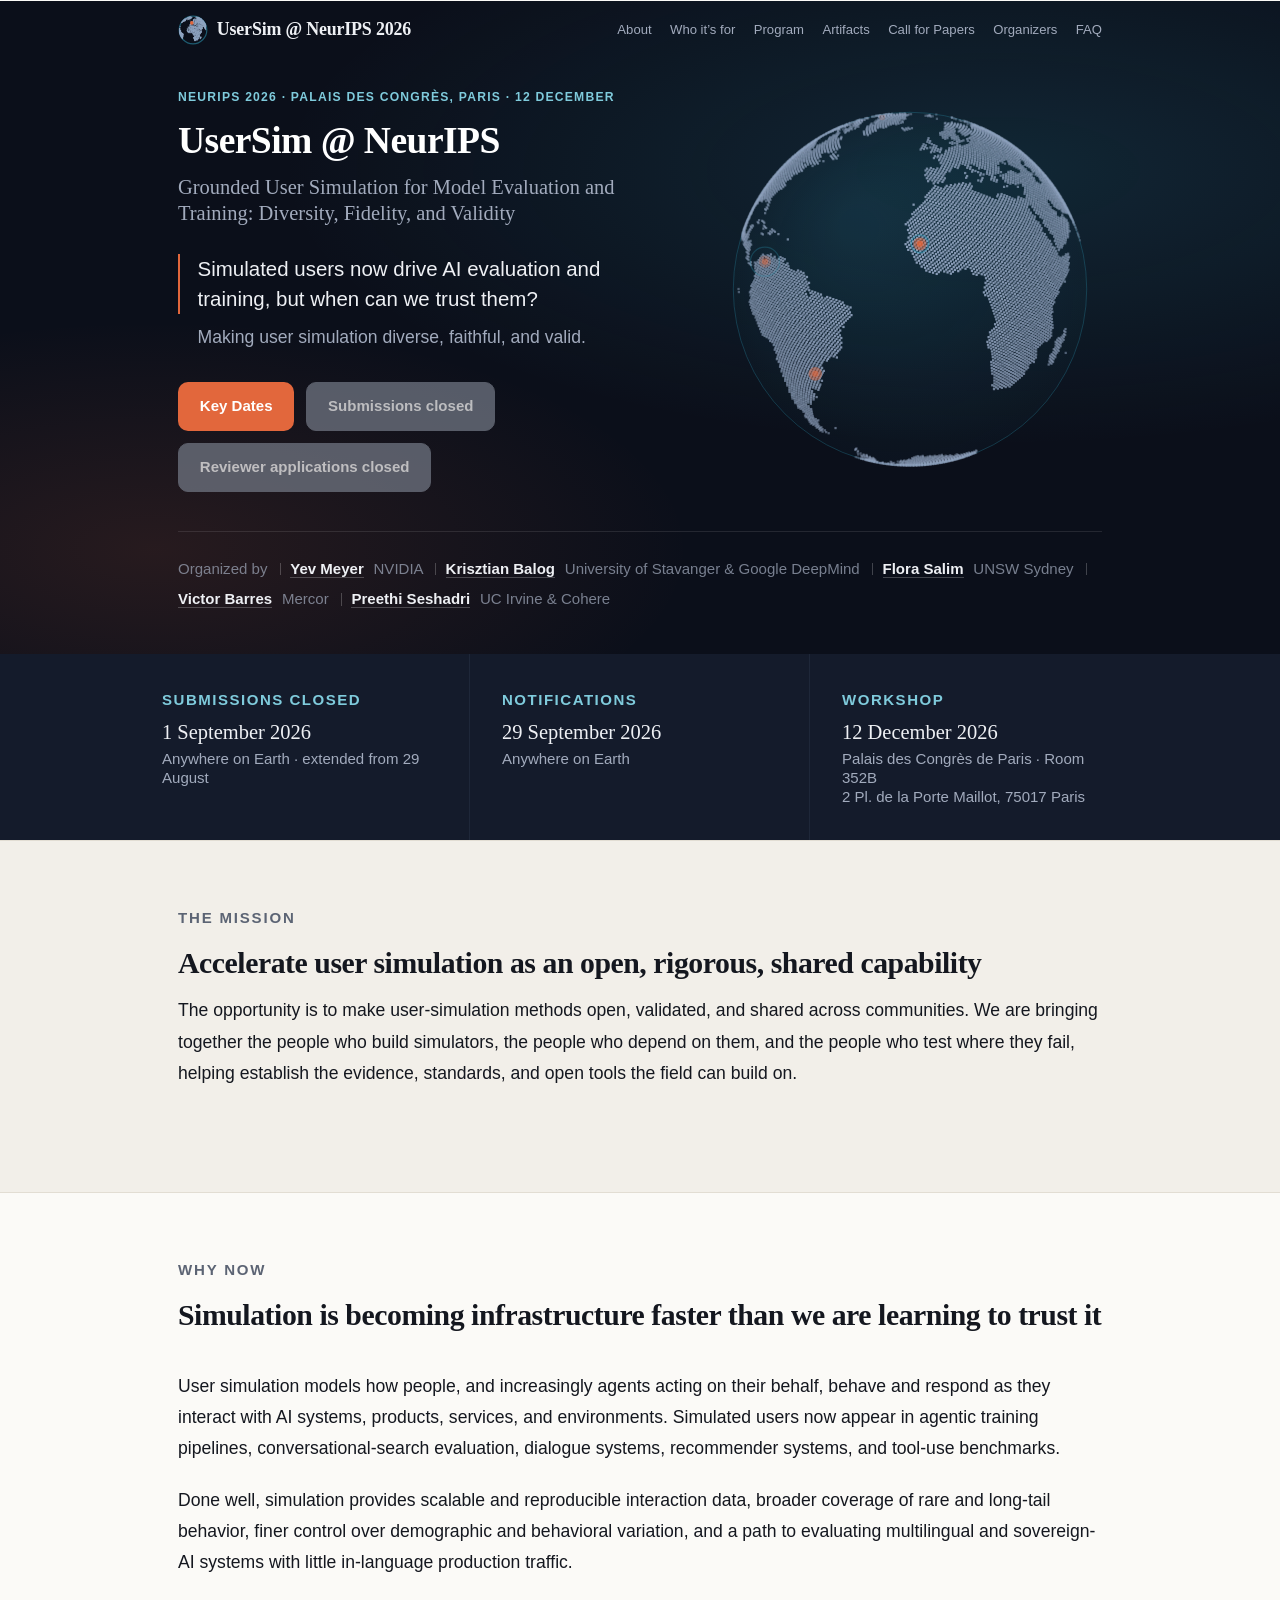
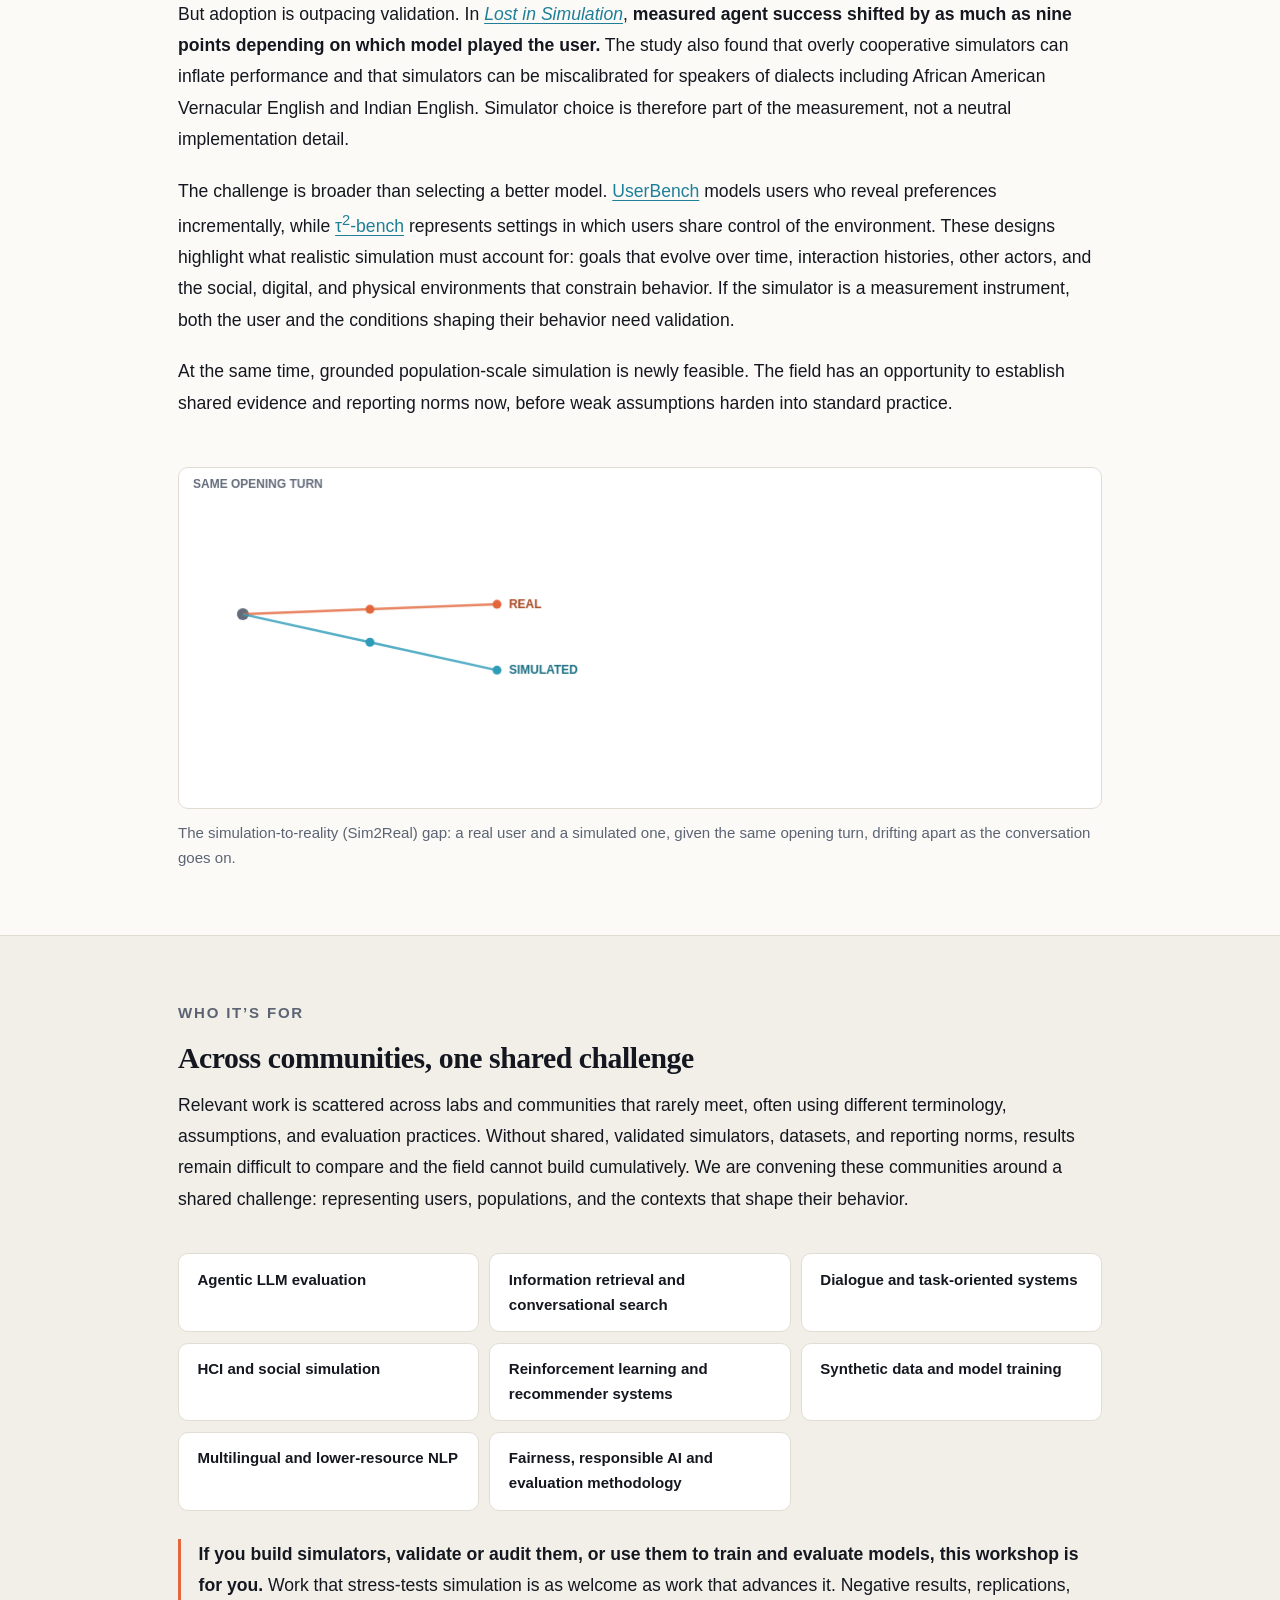
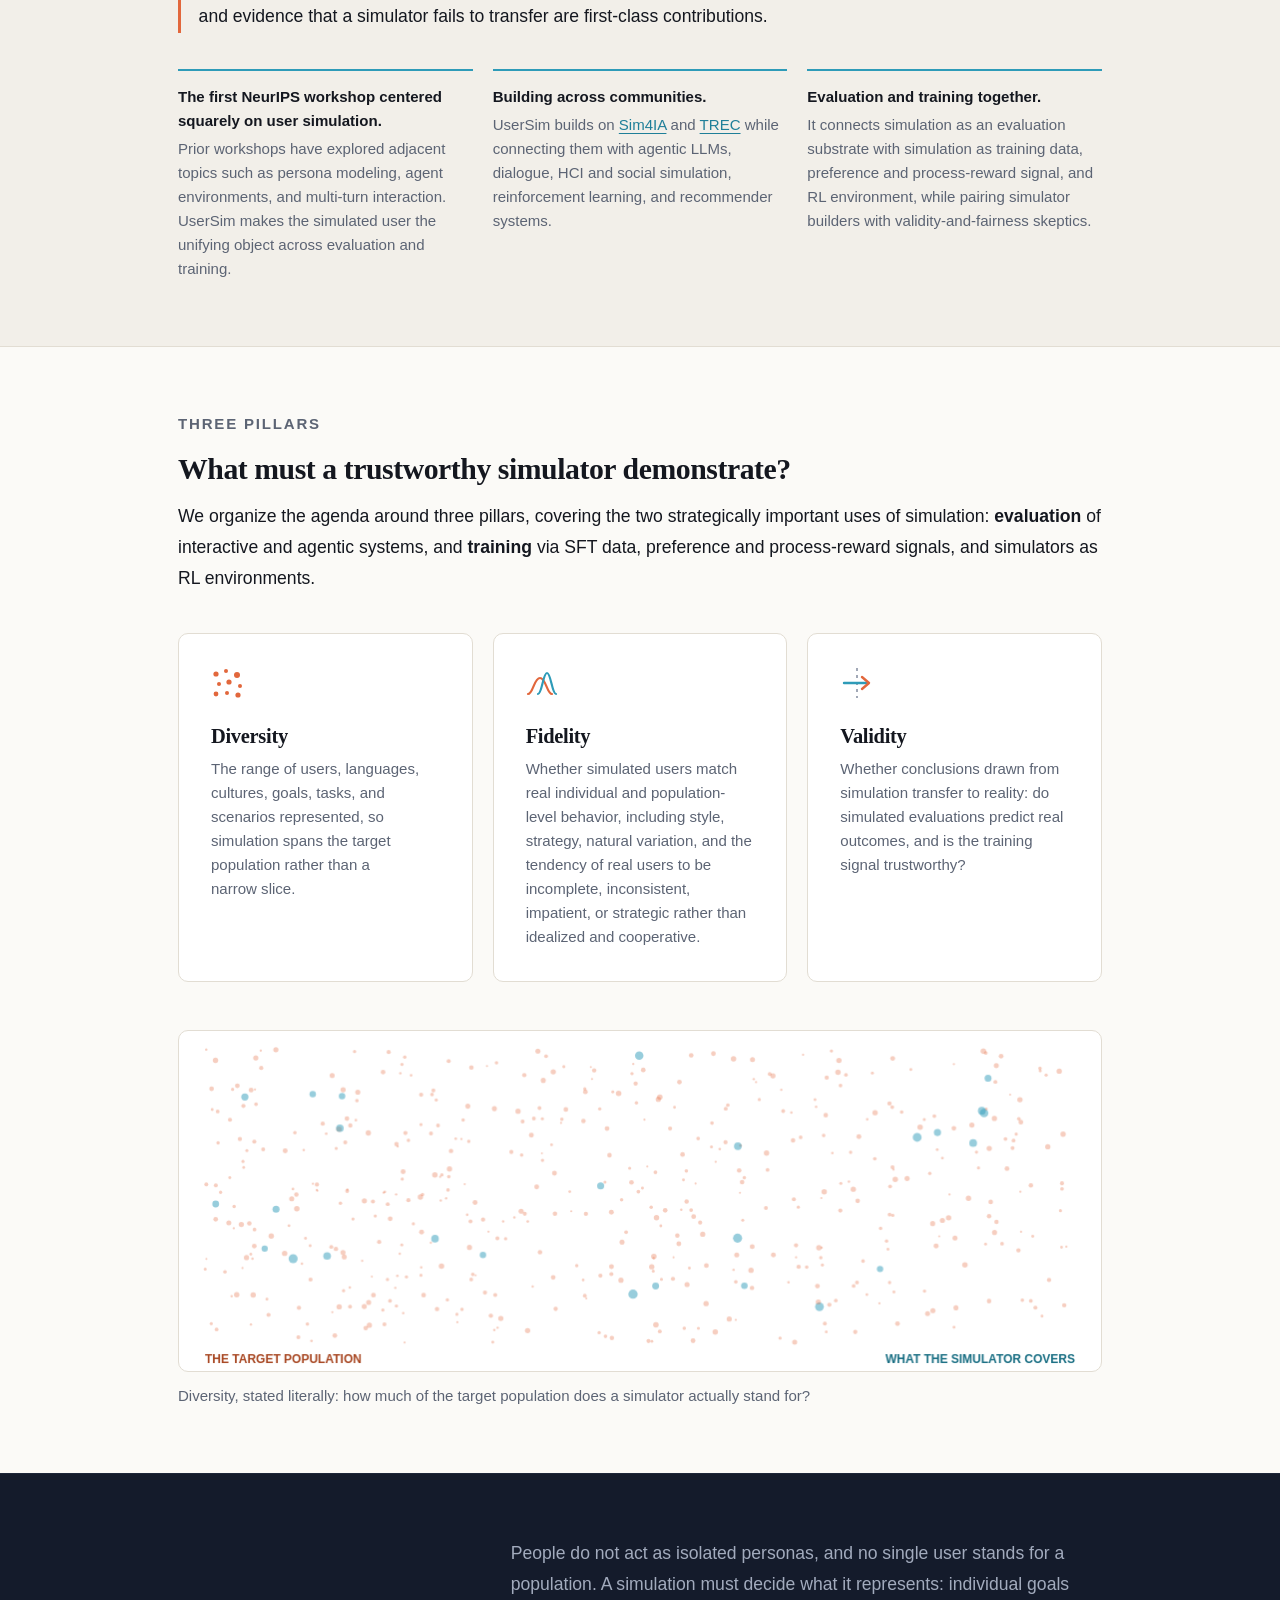
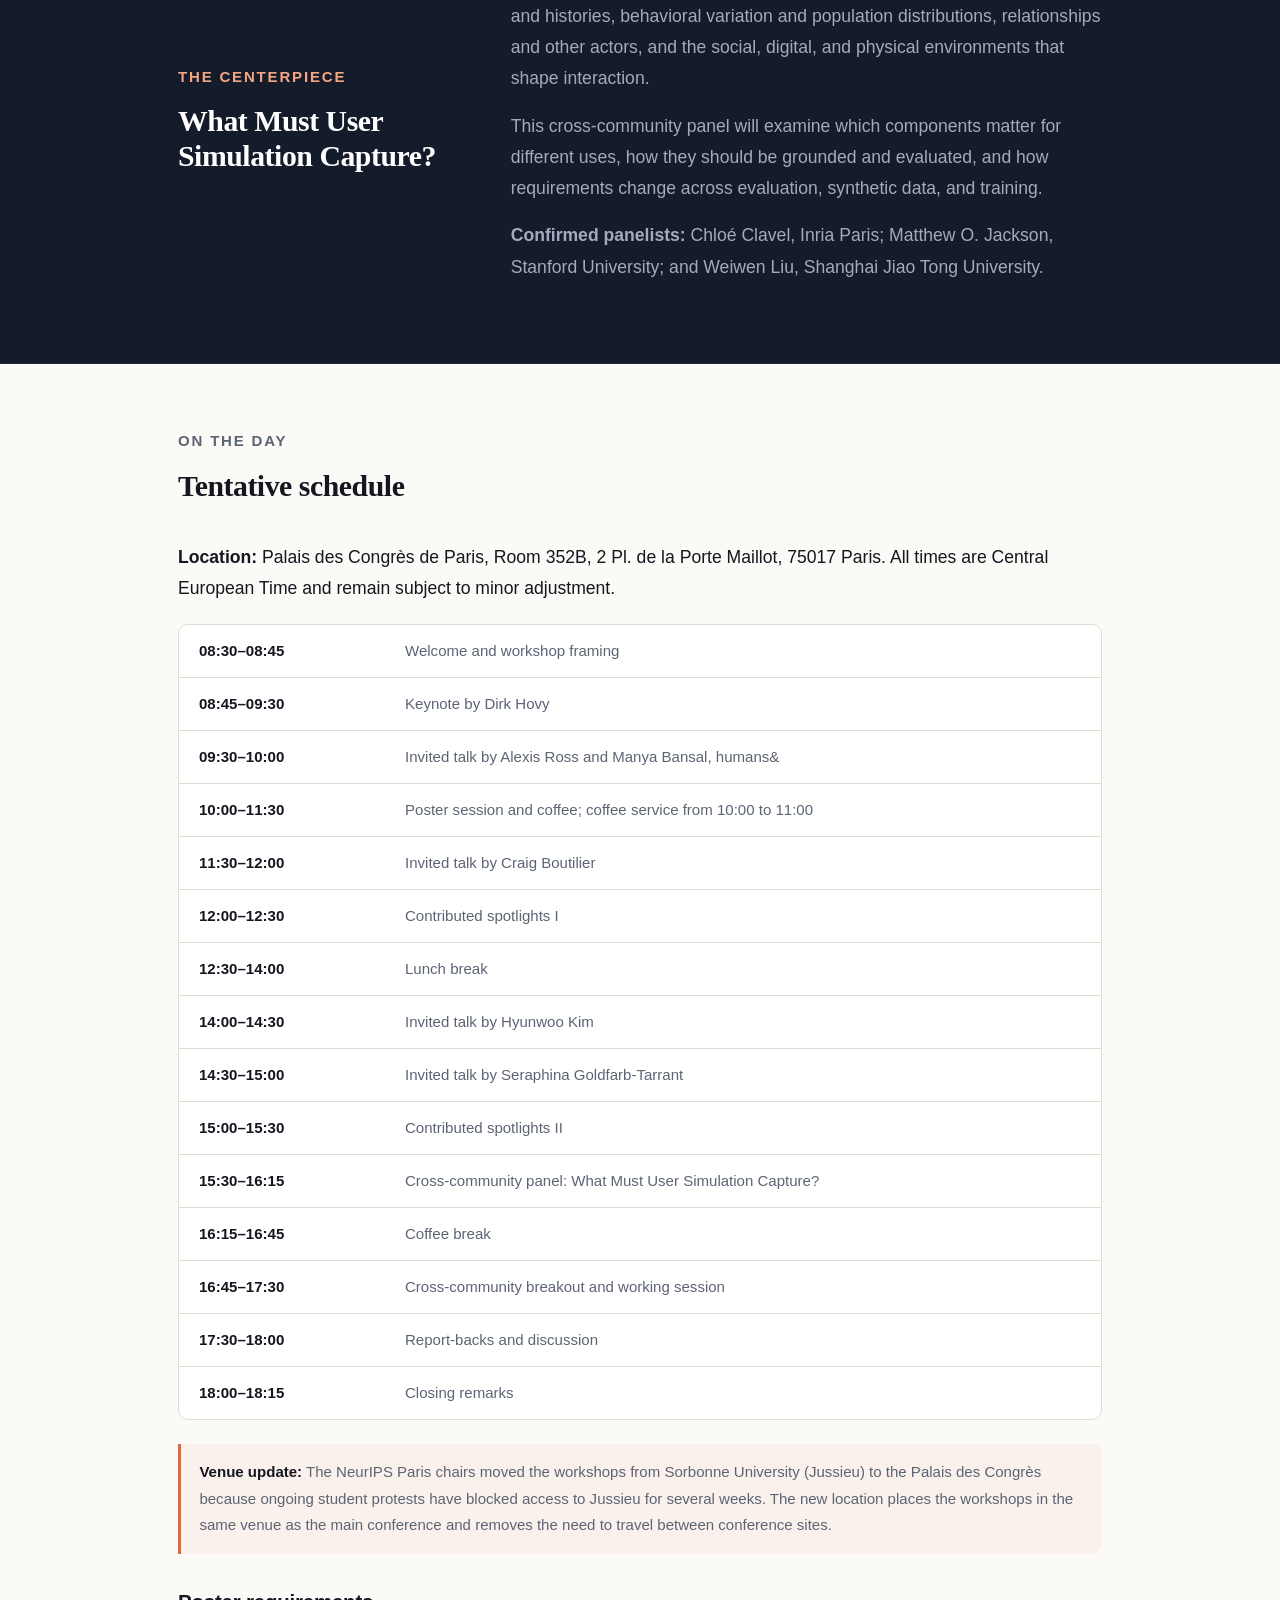
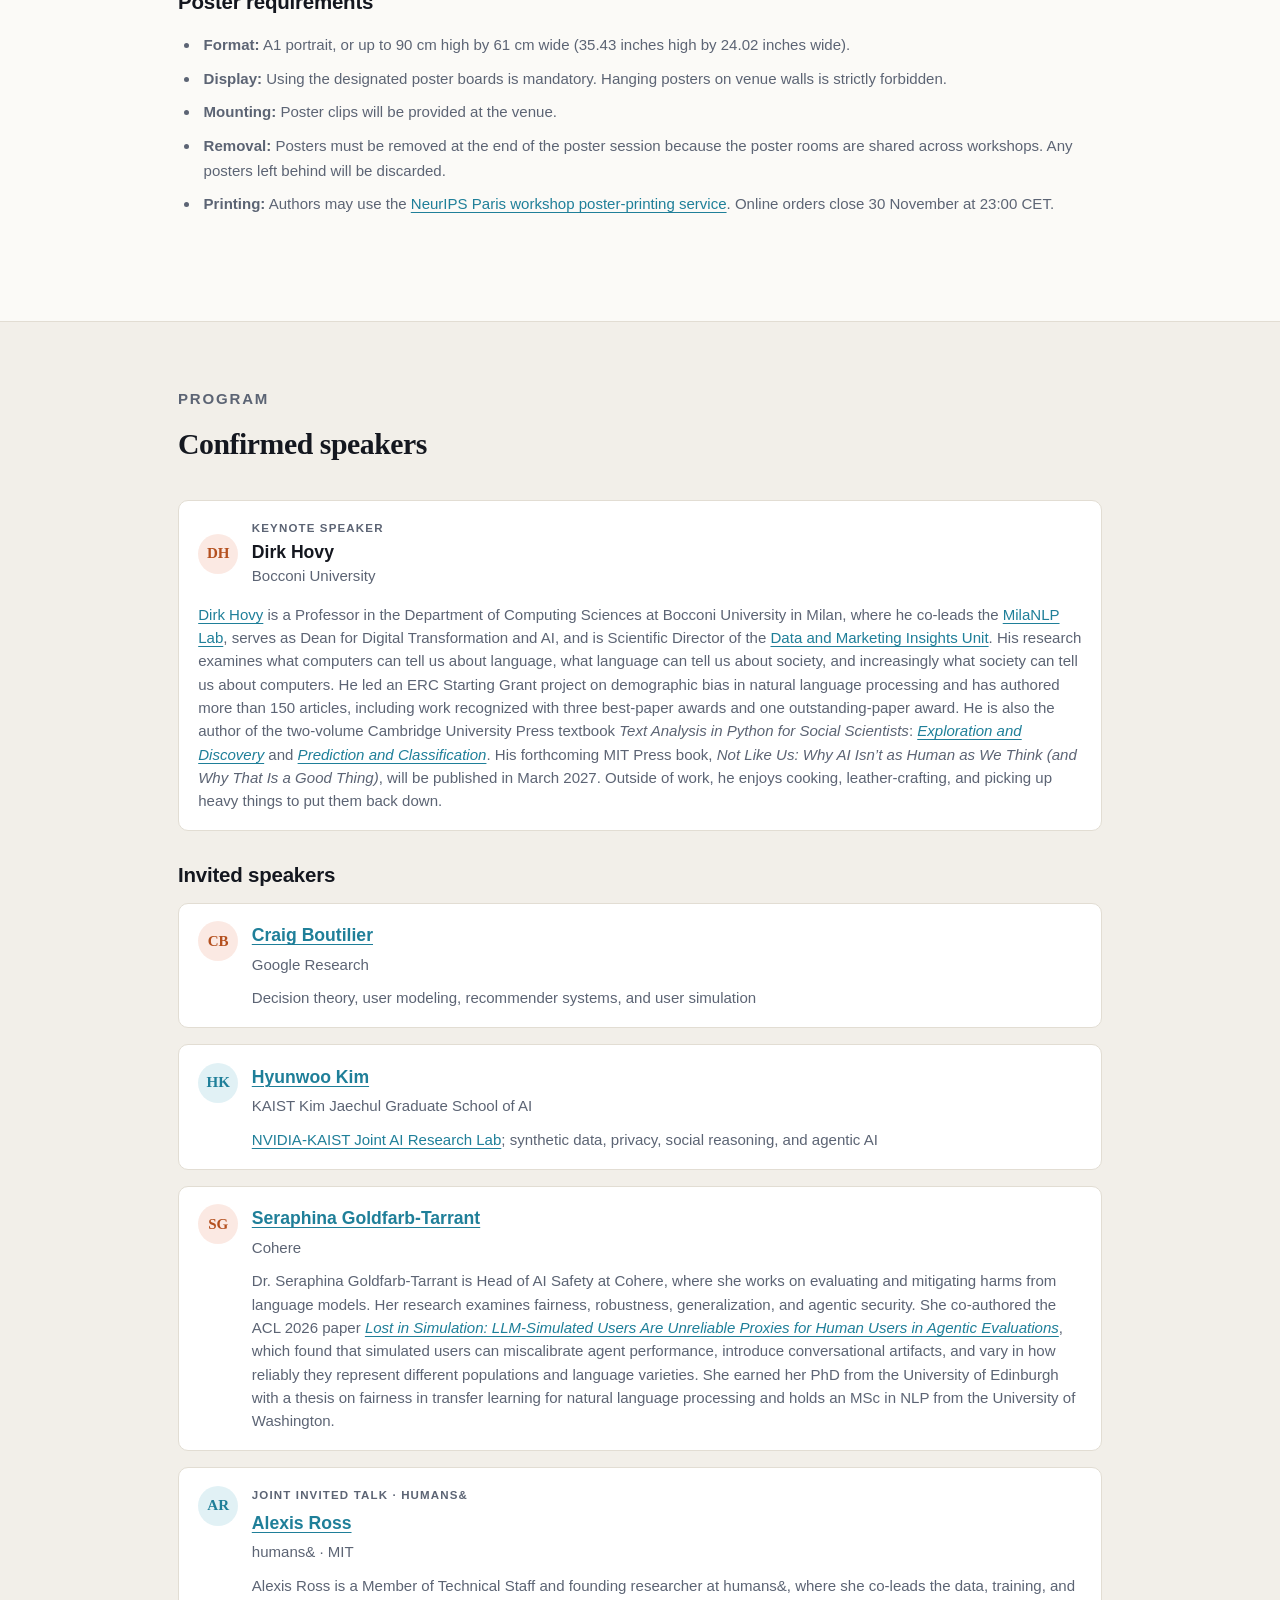
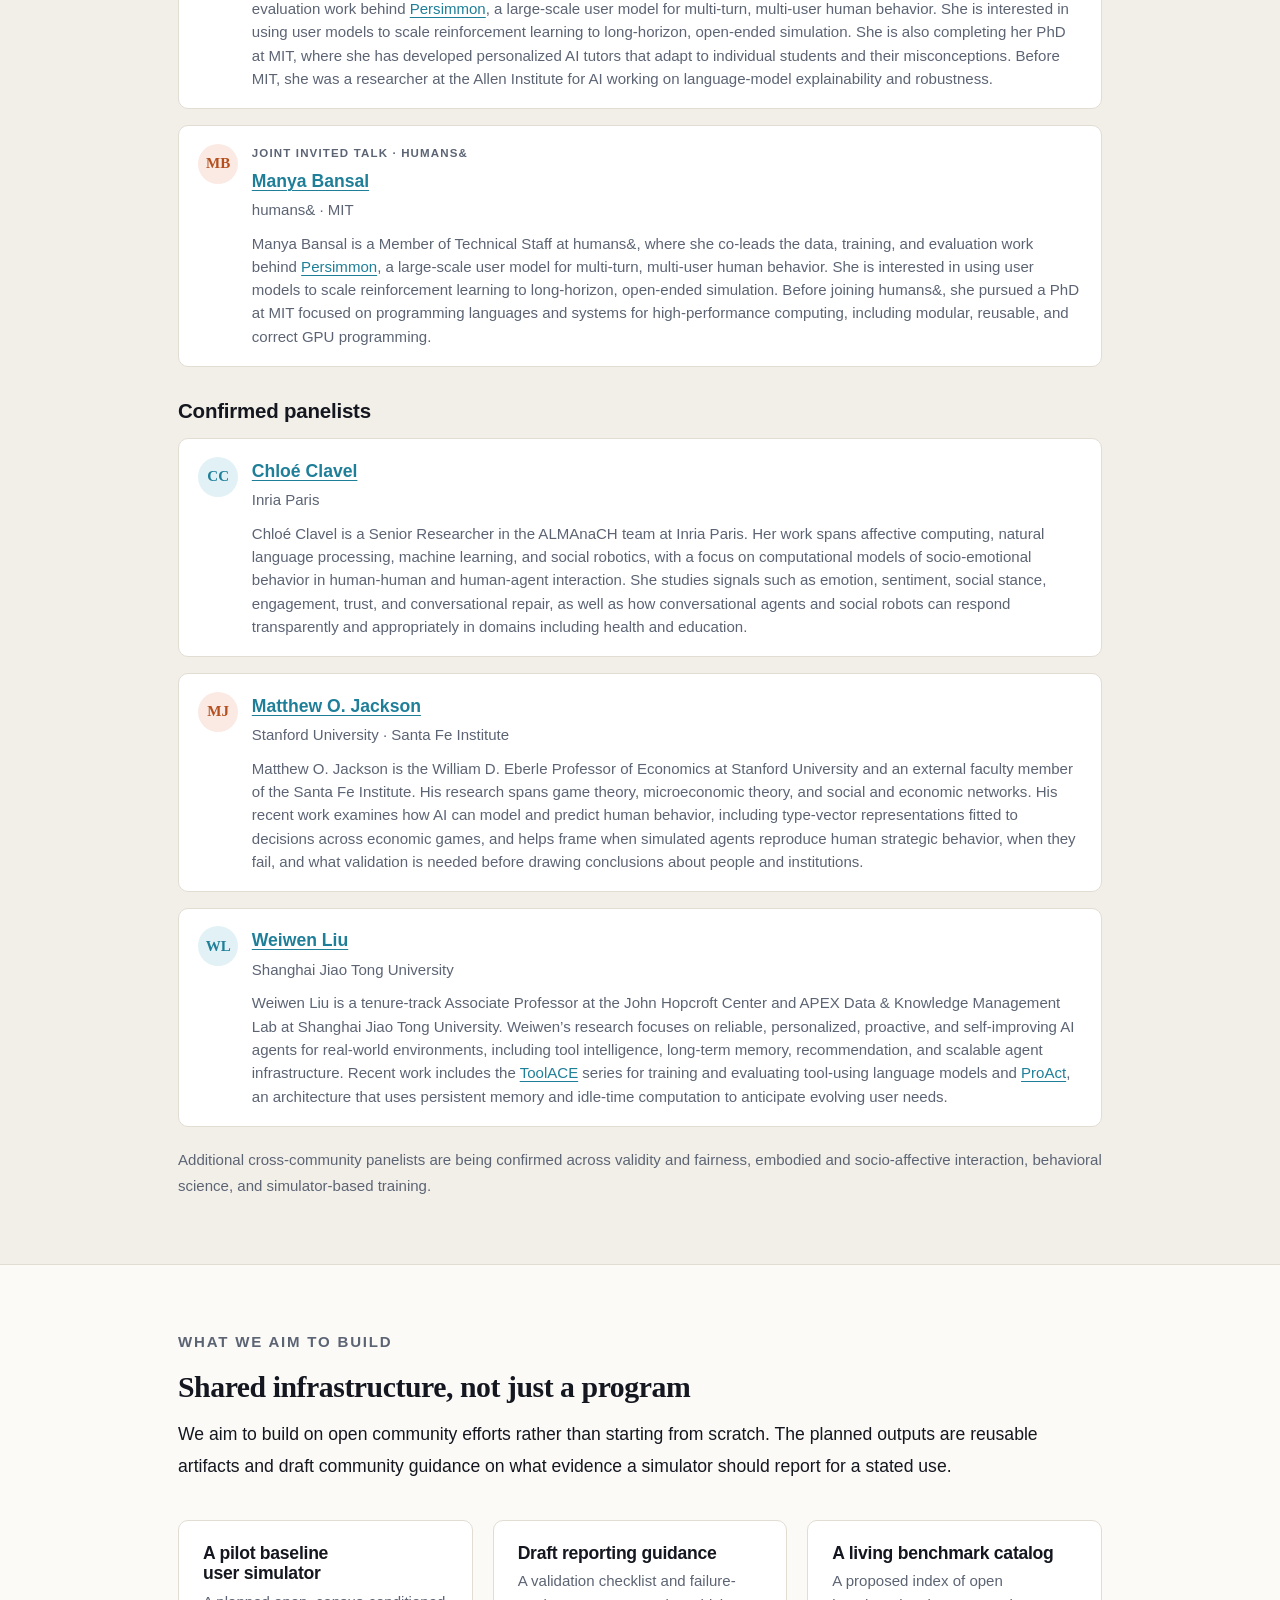
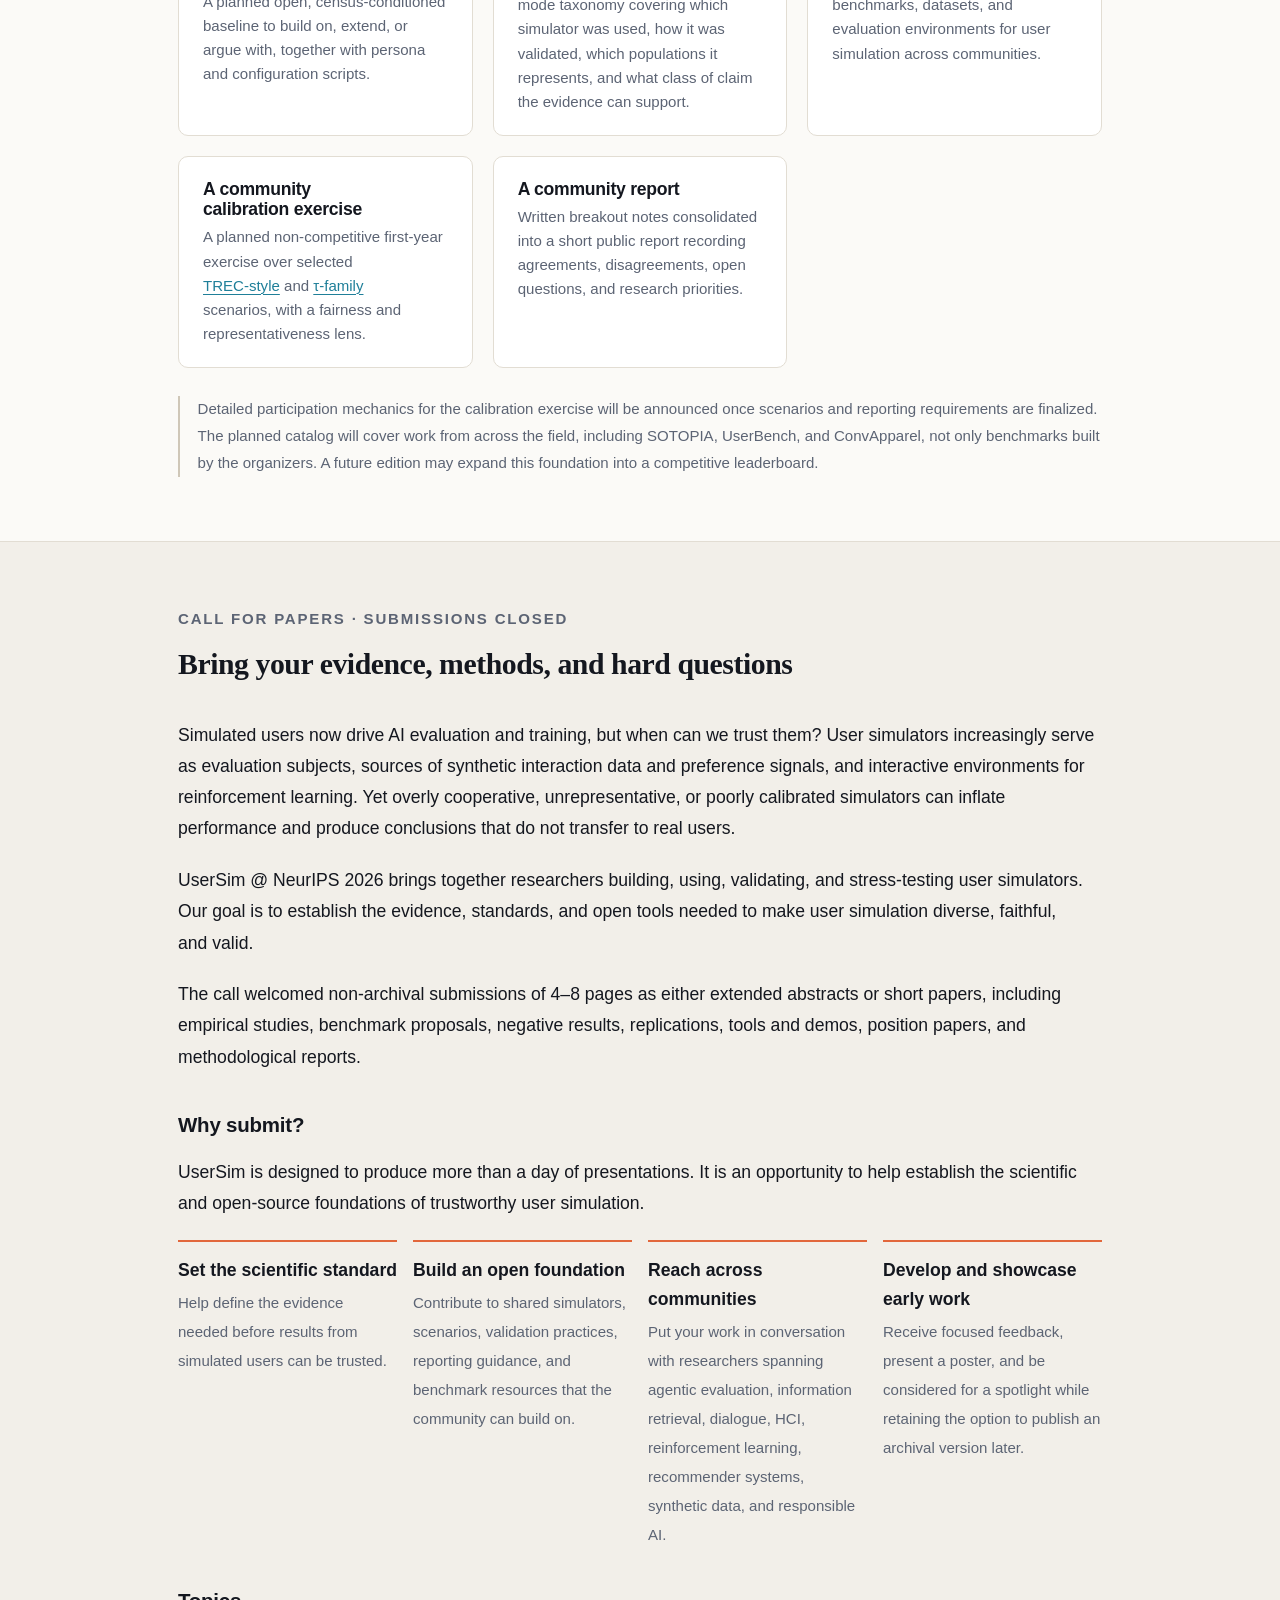
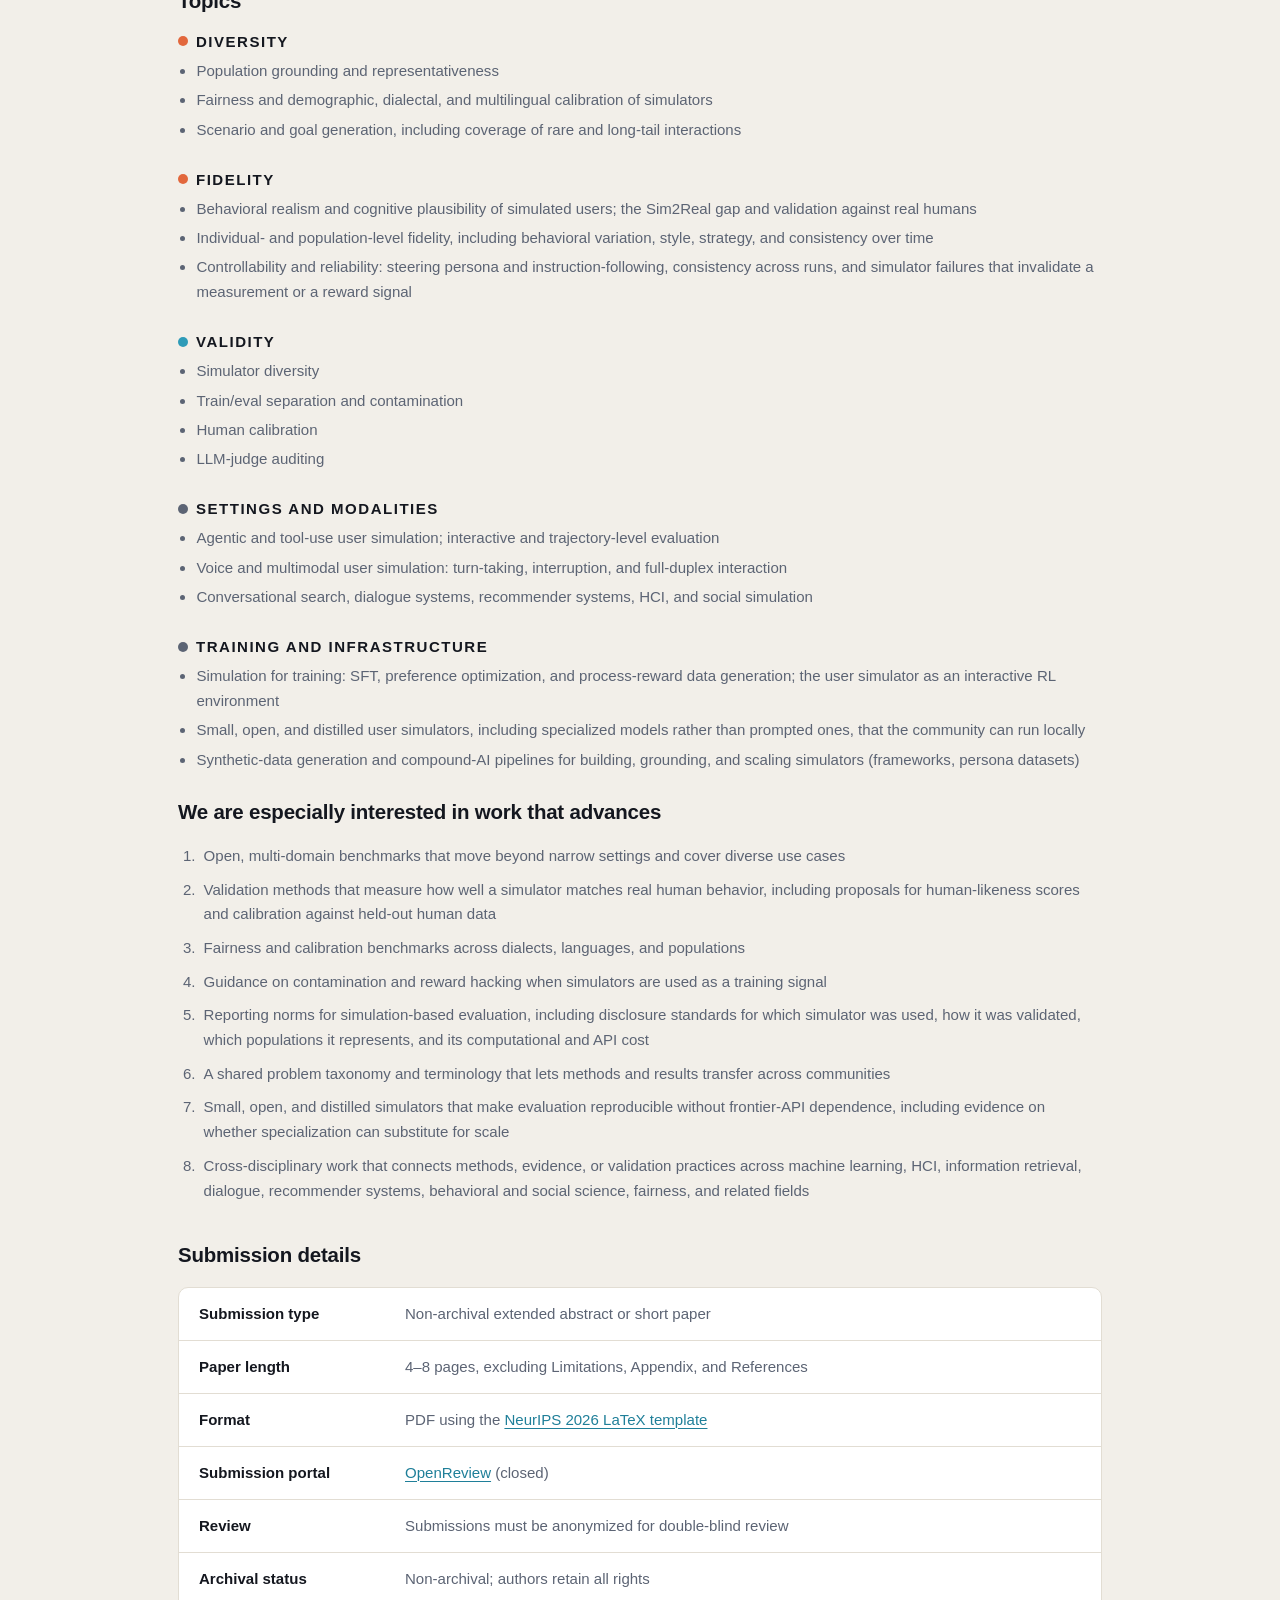
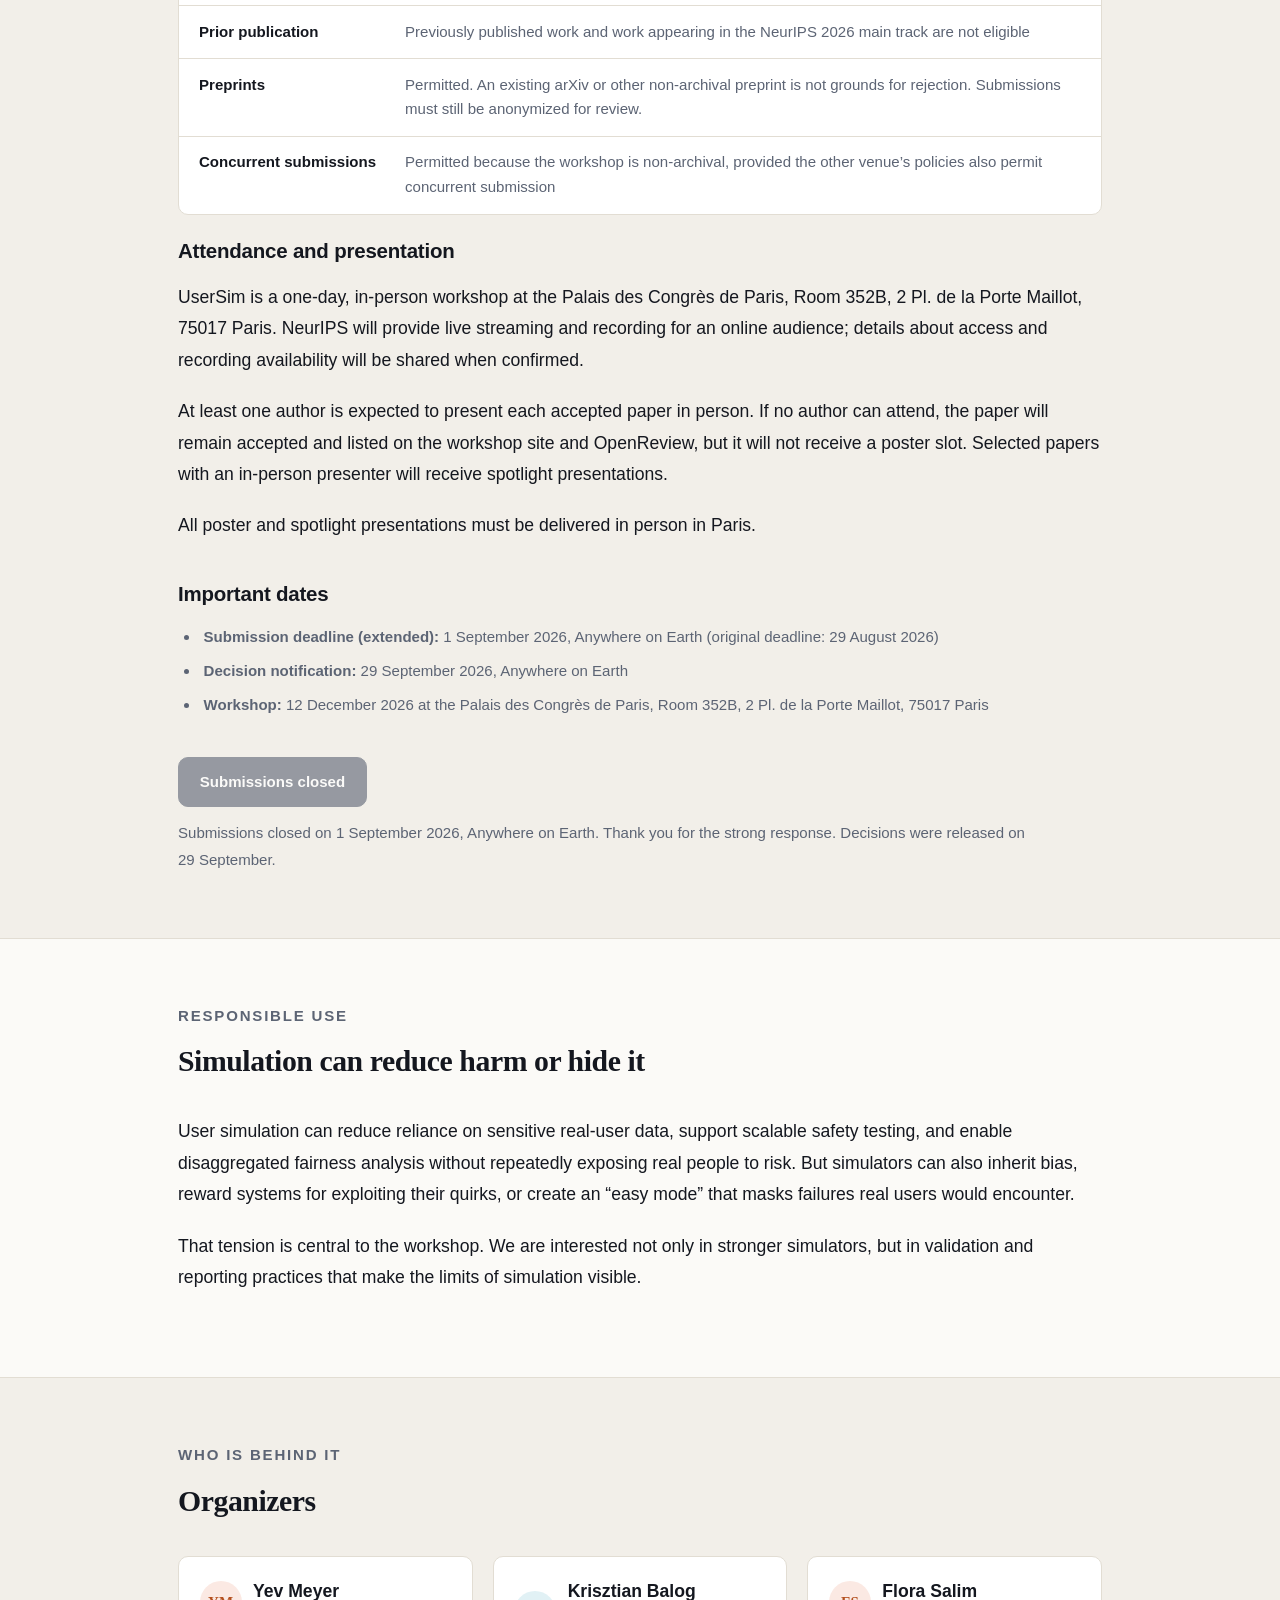
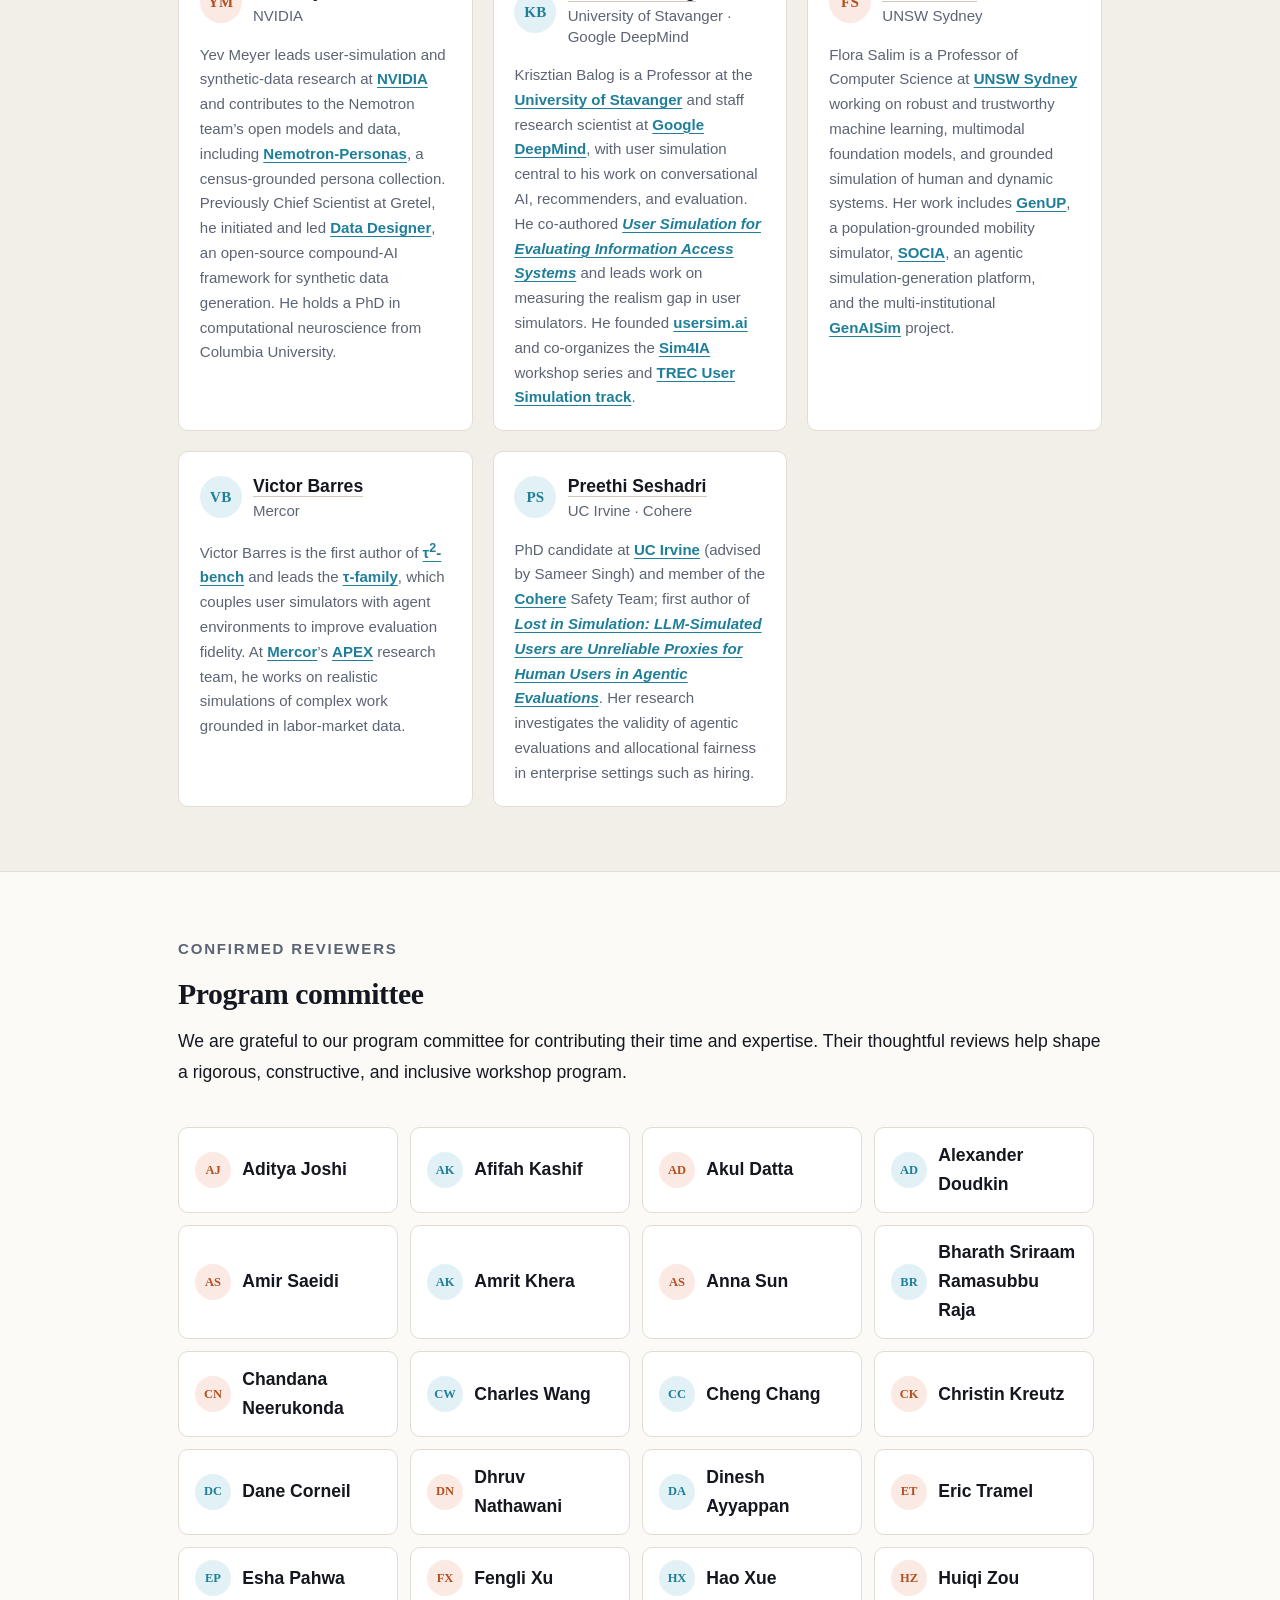
<file: index.html>
<!DOCTYPE html>
<html lang="en">
<head>
<meta charset="utf-8">
<meta name="viewport" content="width=device-width, initial-scale=1">

<title>UserSim @ NeurIPS 2026 &middot; Grounded User Simulation for Model Evaluation and Training</title>
<meta name="description" content="A NeurIPS 2026 workshop at the Palais des Congr&egrave;s de Paris on when simulated users can be trusted for AI evaluation and training, and the shared evidence, standards, and tools the field needs.">
<link rel="canonical" href="https://usersim-workshop.github.io/">

<meta property="og:type" content="website">
<meta property="og:title" content="UserSim @ NeurIPS 2026">
<meta property="og:description" content="Simulated users now drive AI evaluation and training, but when can we trust them? NeurIPS 2026, Paris.">
<meta property="og:url" content="https://usersim-workshop.github.io/">
<meta property="og:image" content="https://usersim-workshop.github.io/assets/og-image.png">
<meta property="og:image:width" content="1200">
<meta property="og:image:height" content="630">
<meta property="og:image:alt" content="UserSim @ NeurIPS 2026. A globe rendered as a cloud of land points, with locations lighting up across the inhabited world.">
<meta name="twitter:card" content="summary_large_image">
<meta name="twitter:image" content="https://usersim-workshop.github.io/assets/og-image.png">

<link rel="icon" href="assets/favicon.svg" type="image/svg+xml">
<link rel="stylesheet" href="styles.css">
</head>
<body>

<a class="skip" href="#main">Skip to content</a>

<header class="nav" id="nav">
  <div class="wrap nav-inner">
    <a class="brand" href="#top">
      <img src="assets/mark.svg" width="30" height="30" alt="" aria-hidden="true">
      UserSim @ NeurIPS 2026
    </a>
    <nav class="nav-links" aria-label="Primary">
      <a href="#about">About</a>
      <a href="#audience">Who it&rsquo;s for</a>
      <a href="#program">Program</a>
      <a href="#artifacts">Artifacts</a>
      <a href="#cfp">Call for Papers</a>
      <a href="#organizers">Organizers</a>
      <a href="#faq">FAQ</a>
    </nav>
  </div>
</header>

<main id="main">

<!-- ============================================================ HERO -->
<section class="hero" id="top">
  <div class="wrap">
    <div class="hero-grid">
    <div class="hero-copy">
      <p class="eyebrow">NeurIPS 2026 &middot; Palais des Congr&egrave;s, Paris &middot; 12 December</p>
      <h1>UserSim @ NeurIPS</h1>
      <p class="hero-full-title">Grounded User Simulation for Model Evaluation and Training: Diversity, Fidelity, and Validity</p>
      <p class="thesis">Simulated users now drive AI evaluation and training, but when can we trust them?</p>
      <p class="thesis-sub">Making user simulation diverse, faithful, and valid.</p>
      <div class="btn-row">
        <a class="btn btn-primary" href="#dates">Key Dates</a>
        <span class="btn btn-closed" aria-disabled="true">Submissions closed</span>
        <span class="btn btn-closed" aria-disabled="true">Reviewer applications closed</span>
      </div>
    </div>

    <div class="hero-art">
      <canvas data-globe data-aspect="1.02" aria-label="A slowly rotating Earth drawn as a cloud of land points. Locations light up across the inhabited world, and as Africa passes through the center the land dots spell out USER SIM before dissolving back."></canvas>
    </div>
    </div>

    <p class="hero-org">
        <span class="org-label">Organized by</span>
        <span class="org-person"><a href="#organizers">Yev Meyer</a> <span>NVIDIA</span></span>
        <span class="org-person"><a href="#organizers">Krisztian Balog</a> <span>University of Stavanger &amp; Google DeepMind</span></span>
        <span class="org-person"><a href="#organizers">Flora Salim</a> <span>UNSW Sydney</span></span>
        <span class="org-person"><a href="#organizers">Victor Barres</a> <span>Mercor</span></span>
        <span class="org-person"><a href="#organizers">Preethi Seshadri</a> <span>UC Irvine &amp; Cohere</span></span>
      </p>
  </div>
</section>

<!-- ======================================================== KEY DATES -->
<section class="dates" id="dates" aria-label="Key dates">
  <div class="wrap dates-wrap">
    <dl class="dates-grid">
      <div class="date-card">
        <dt>Submissions closed</dt>
        <dd>1 September 2026<span class="tz">Anywhere on Earth &middot; extended from 29 August</span></dd>
      </div>
      <div class="date-card">
        <dt>Notifications</dt>
        <dd>29 September 2026<span class="tz">Anywhere on Earth</span></dd>
      </div>
      <div class="date-card">
        <dt>Workshop</dt>
        <dd>12 December 2026<span class="tz">Palais des Congr&egrave;s de Paris &middot; Room 352B<br>2 Pl. de la Porte Maillot, 75017 Paris</span></dd>
      </div>
    </dl>
  </div>
</section>

<!-- ========================================================== MISSION -->
<section id="mission" class="section-tint">
  <div class="wrap">
    <div class="section-head">
      <p class="eyebrow">The mission</p>
      <h2>Accelerate user simulation as an open, rigorous, shared capability</h2>
      <p class="prose">The opportunity is to make user-simulation methods open, validated, and shared across communities. We are bringing together the people who build simulators, the people who depend on them, and the people who test where they fail, helping establish the evidence, standards, and open tools the field can build on.</p>
    </div>
  </div>
</section>

<!-- ============================================================ ABOUT -->
<section id="about">
  <div class="wrap">
    <div class="section-head">
      <p class="eyebrow">Why now</p>
      <h2>Simulation is becoming infrastructure faster than we are learning to trust it</h2>
    </div>
    <div class="prose reveal">
      <p>User simulation models how people, and increasingly agents acting on their behalf, behave and respond as they interact with AI systems, products, services, and environments. Simulated users now appear in agentic training pipelines, conversational-search evaluation, dialogue systems, recommender systems, and tool-use benchmarks.</p>
      <p>Done well, simulation provides scalable and reproducible interaction data, broader coverage of rare and long-tail behavior, finer control over demographic and behavioral variation, and a path to evaluating multilingual and sovereign-AI systems with little in-language production traffic.</p>
      <p>But adoption is outpacing validation. In <a href="https://arxiv.org/abs/2601.17087"><em>Lost in Simulation</em></a>, <strong>measured agent success shifted by as much as nine points depending on which model played the user.</strong> The study also found that overly cooperative simulators can inflate performance and that simulators can be miscalibrated for speakers of dialects including African American Vernacular English and Indian English. Simulator choice is therefore part of the measurement, not a neutral implementation detail.</p>
      <p>The challenge is broader than selecting a better model. <a href="https://arxiv.org/abs/2507.22034">UserBench</a> models users who reveal preferences incrementally, while <a href="https://arxiv.org/abs/2506.07982">&tau;<sup>2</sup>-bench</a> represents settings in which users share control of the environment. These designs highlight what realistic simulation must account for: goals that evolve over time, interaction histories, other actors, and the social, digital, and physical environments that constrain behavior. If the simulator is a measurement instrument, both the user and the conditions shaping their behavior need validation.</p>
      <p>At the same time, grounded population-scale simulation is newly feasible. The field has an opportunity to establish shared evidence and reporting norms now, before weak assumptions harden into standard practice.</p>
    </div>
    <figure class="figure reveal">
      <canvas data-bloom data-aspect="2.7" data-min-height="150" role="img" aria-label="A real-user trajectory and a simulated-user trajectory begin at the same opening turn and diverge over six turns.">A real-user trajectory and simulated-user trajectory diverge over six turns.</canvas>
      <figcaption>The simulation-to-reality (Sim2Real) gap: a real user and a simulated one, given the same opening turn, drifting apart as the conversation goes on.</figcaption>
    </figure>
  </div>
</section>

<!-- ========================================================= AUDIENCE -->
<section id="audience" class="section-tint">
  <div class="wrap">
    <div class="section-head">
      <p class="eyebrow">Who it&rsquo;s for</p>
      <h2>Across communities, one shared challenge</h2>
      <p class="prose">Relevant work is scattered across labs and communities that rarely meet, often using different terminology, assumptions, and evaluation practices. Without shared, validated simulators, datasets, and reporting norms, results remain difficult to compare and the field cannot build cumulatively. We are convening these communities around a shared challenge: representing users, populations, and the contexts that shape their behavior.</p>
    </div>
    <ul class="communities reveal">
      <li>Agentic LLM evaluation</li>
      <li>Information retrieval and conversational search</li>
      <li>Dialogue and task-oriented systems</li>
      <li>HCI and social simulation</li>
      <li>Reinforcement learning and recommender systems</li>
      <li>Synthetic data and model training</li>
      <li>Multilingual and lower-resource NLP</li>
      <li>Fairness, responsible AI and evaluation methodology</li>
    </ul>
    <p class="prose reveal call-out"><strong>If you build simulators, validate or audit them, or use them to train and evaluate models, this workshop is for you.</strong> Work that stress-tests simulation is as welcome as work that advances it. Negative results, replications, and evidence that a simulator fails to transfer are first-class contributions.</p>

    <ul class="diff-list reveal">
      <li><strong>The first NeurIPS workshop centered squarely on user simulation.</strong> Prior workshops have explored adjacent topics such as persona modeling, agent environments, and multi-turn interaction. UserSim makes the simulated user the unifying object across evaluation and training.</li>
      <li><strong>Building across communities.</strong> UserSim builds on <a href="https://sim4ia.org/">Sim4IA</a> and <a href="https://trec.usersim.ai/guidelines">TREC</a> while connecting them with agentic LLMs, dialogue, HCI and social simulation, reinforcement learning, and recommender systems.</li>
      <li><strong>Evaluation and training together.</strong> It connects simulation as an evaluation substrate with simulation as training data, preference and process-reward signal, and RL environment, while pairing simulator builders with validity-and-fairness skeptics.</li>
    </ul>
  </div>
</section>

<!-- ========================================================== PILLARS -->
<section id="pillars">
  <div class="wrap">
    <div class="section-head">
      <p class="eyebrow">Three pillars</p>
      <h2>What must a trustworthy simulator demonstrate?</h2>
      <p class="prose">We organize the agenda around three pillars, covering the two strategically important uses of simulation: <strong>evaluation</strong> of interactive and agentic systems, and <strong>training</strong> via SFT data, preference and process-reward signals, and simulators as RL environments.</p>
    </div>

    <div class="pillars">
      <article class="pillar reveal">
        <svg class="pillar-mark" viewBox="0 0 34 34" aria-hidden="true">
          <circle cx="5" cy="8" r="2.6" fill="#e2673c"/><circle cx="15" cy="5" r="2" fill="#e2673c"/>
          <circle cx="26" cy="9" r="3" fill="#e2673c"/><circle cx="8" cy="18" r="2" fill="#e2673c"/>
          <circle cx="18" cy="16" r="2.6" fill="#e2673c"/><circle cx="29" cy="20" r="2" fill="#e2673c"/>
          <circle cx="5" cy="28" r="2.4" fill="#e2673c"/><circle cx="16" cy="27" r="2" fill="#e2673c"/>
          <circle cx="27" cy="29" r="2.6" fill="#e2673c"/>
        </svg>
        <h3>Diversity</h3>
        <p>The range of users, languages, cultures, goals, tasks, and scenarios represented, so simulation spans the target population rather than a narrow slice.</p>
      </article>

      <article class="pillar reveal">
        <svg class="pillar-mark" viewBox="0 0 34 34" aria-hidden="true">
          <path d="M2 28 C7 28 8 12 14 12 C20 12 21 28 26 28" fill="none" stroke="#e2673c" stroke-width="2.2" stroke-linecap="round"/>
          <path d="M12 28 C16 28 17 7 21 7 C25 7 26 28 30 28" fill="none" stroke="#2e9bb8" stroke-width="2.2" stroke-linecap="round"/>
        </svg>
        <h3>Fidelity</h3>
        <p>Whether simulated users match real individual and population-level behavior, including style, strategy, natural variation, and the tendency of real users to be incomplete, inconsistent, impatient, or strategic rather than idealized and cooperative.</p>
      </article>

      <article class="pillar reveal">
        <svg class="pillar-mark" viewBox="0 0 34 34" aria-hidden="true">
          <line x1="17" y1="2" x2="17" y2="32" stroke="#8a93a5" stroke-width="1.6" stroke-dasharray="3 4"/>
          <path d="M4 17 H27" fill="none" stroke="#2e9bb8" stroke-width="2.4" stroke-linecap="round"/>
          <path d="M22 11 L29 17 L22 23" fill="none" stroke="#e2673c" stroke-width="2.4" stroke-linecap="round" stroke-linejoin="round"/>
        </svg>
        <h3>Validity</h3>
        <p>Whether conclusions drawn from simulation transfer to reality: do simulated evaluations predict real outcomes, and is the training signal trustworthy?</p>
      </article>
    </div>

    <figure class="figure reveal">
      <canvas data-swarm data-aspect="2.7" data-min-height="156" role="img" aria-label="A field representing the target population, with a smaller highlighted subset showing what a simulator covers.">A target population with a highlighted subset showing what the simulator covers.</canvas>
      <figcaption>Diversity, stated literally: how much of the target population does a simulator actually stand for?</figcaption>
    </figure>
  </div>
</section>

<!-- ============================================================ PANEL -->
<section class="panel" id="panel">
  <div class="wrap panel-inner">
    <div>
      <p class="eyebrow">The centerpiece</p>
      <h2 class="panel-q">What Must User Simulation Capture?</h2>
    </div>
    <div>
      <p>People do not act as isolated personas, and no single user stands for a population. A simulation must decide what it represents: individual goals and histories, behavioral variation and population distributions, relationships and other actors, and the social, digital, and physical environments that shape interaction.</p>
      <p>This cross-community panel will examine which components matter for different uses, how they should be grounded and evaluated, and how requirements change across evaluation, synthetic data, and training.</p>
      <p><strong>Confirmed panelists:</strong> Chlo&eacute; Clavel, Inria Paris; Matthew O. Jackson, Stanford University; and Weiwen Liu, Shanghai Jiao Tong University.</p>
    </div>
  </div>
</section>

<!-- ========================================================== PROGRAM -->
<section id="program">
  <div class="wrap">
    <div class="section-head">
      <p class="eyebrow">On the day</p>
      <h2>Tentative schedule</h2>
    </div>
    <p class="prose reveal"><strong>Location:</strong> Palais des Congr&egrave;s de Paris, Room 352B, 2 Pl. de la Porte Maillot, 75017 Paris. All times are Central European Time and remain subject to minor adjustment.</p>
    <dl class="spec reveal">
      <div><dt>08:30&ndash;08:45</dt><dd>Welcome and workshop framing</dd></div>
      <div><dt>08:45&ndash;09:30</dt><dd>Keynote by Dirk Hovy</dd></div>
      <div><dt>09:30&ndash;10:00</dt><dd>Invited talk by Alexis Ross and Manya Bansal, humans&amp;</dd></div>
      <div><dt>10:00&ndash;11:30</dt><dd>Poster session and coffee; coffee service from 10:00 to 11:00</dd></div>
      <div><dt>11:30&ndash;12:00</dt><dd>Invited talk by Craig Boutilier</dd></div>
      <div><dt>12:00&ndash;12:30</dt><dd>Contributed spotlights I</dd></div>
      <div><dt>12:30&ndash;14:00</dt><dd>Lunch break</dd></div>
      <div><dt>14:00&ndash;14:30</dt><dd>Invited talk by Hyunwoo Kim</dd></div>
      <div><dt>14:30&ndash;15:00</dt><dd>Invited talk by Seraphina Goldfarb-Tarrant</dd></div>
      <div><dt>15:00&ndash;15:30</dt><dd>Contributed spotlights II</dd></div>
      <div><dt>15:30&ndash;16:15</dt><dd>Cross-community panel: What Must User Simulation Capture?</dd></div>
      <div><dt>16:15&ndash;16:45</dt><dd>Coffee break</dd></div>
      <div><dt>16:45&ndash;17:30</dt><dd>Cross-community breakout and working session</dd></div>
      <div><dt>17:30&ndash;18:00</dt><dd>Report-backs and discussion</dd></div>
      <div><dt>18:00&ndash;18:15</dt><dd>Closing remarks</dd></div>
    </dl>

    <p class="draft-note reveal"><strong>Venue update:</strong> The NeurIPS Paris chairs moved the workshops from Sorbonne University (Jussieu) to the Palais des Congr&egrave;s because ongoing student protests have blocked access to Jussieu for several weeks. The new location places the workshops in the same venue as the main conference and removes the need to travel between conference sites.</p>

    <h3 class="topics-head">Poster requirements</h3>
    <ul class="detail-list reveal">
      <li><strong>Format:</strong> A1 portrait, or up to 90 cm high by 61 cm wide (35.43 inches high by 24.02 inches wide).</li>
      <li><strong>Display:</strong> Using the designated poster boards is mandatory. Hanging posters on venue walls is strictly forbidden.</li>
      <li><strong>Mounting:</strong> Poster clips will be provided at the venue.</li>
      <li><strong>Removal:</strong> Posters must be removed at the end of the poster session because the poster rooms are shared across workshops. Any posters left behind will be discarded.</li>
      <li><strong>Printing:</strong> Authors may use the <a href="https://www.postersessiononline.eu/pr/poster2.asp?congreso=133526027">NeurIPS Paris workshop poster-printing service</a>. Online orders close 30 November at 23:00 CET.</li>
    </ul>
  </div>
</section>

<!-- ========================================================= SPEAKERS -->
<section id="speakers" class="section-tint">
  <div class="wrap">
    <div class="section-head">
      <p class="eyebrow">Program</p>
      <h2>Confirmed speakers</h2>
    </div>
    <article class="keynote-card reveal">
      <div class="keynote-head">
        <span class="keynote-initials avatar-h" aria-hidden="true">DH</span>
        <span>
          <span class="speaker-role">Keynote speaker</span>
          <h3>Dirk Hovy</h3>
          <span class="speaker-affil">Bocconi University</span>
        </span>
      </div>
      <p class="keynote-bio"><a href="https://www.dirkhovy.com/">Dirk Hovy</a> is a Professor in the Department of Computing Sciences at Bocconi University in Milan, where he co-leads the <a href="https://milanlproc.github.io/">MilaNLP Lab</a>, serves as Dean for Digital Transformation and AI, and is Scientific Director of the <a href="https://www.dmi.unibocconi.eu/">Data and Marketing Insights Unit</a>. His research examines what computers can tell us about language, what language can tell us about society, and increasingly what society can tell us about computers. He led an ERC Starting Grant project on demographic bias in natural language processing and has authored more than 150 articles, including work recognized with three best-paper awards and one outstanding-paper award. He is also the author of the two-volume Cambridge University Press textbook <em>Text Analysis in Python for Social Scientists</em>: <a href="https://bit.ly/3dhaEQ7"><em>Exploration and Discovery</em></a> and <a href="https://bit.ly/3sYiwMH"><em>Prediction and Classification</em></a>. His forthcoming MIT Press book, <em>Not Like Us: Why AI Isn&rsquo;t as Human as We Think (and Why That Is a Good Thing)</em>, will be published in March 2027. Outside of work, he enjoys cooking, leather-crafting, and picking up heavy things to put them back down.</p>
    </article>
    <h3 class="speaker-section-title">Invited speakers</h3>
    <ul class="speaker-list reveal">
      <li class="speaker-chip">
        <span class="speaker-initials avatar-h" aria-hidden="true">CB</span>
        <span>
          <strong><a href="https://research.google/people/craig-boutilier/">Craig Boutilier</a></strong>
          <span class="speaker-affil">Google Research</span>
          <span class="speaker-focus">Decision theory, user modeling, recommender systems, and user simulation</span>
        </span>
      </li>
      <li class="speaker-chip">
        <span class="speaker-initials avatar-s" aria-hidden="true">HK</span>
        <span>
          <strong><a href="https://hyunw.kim/">Hyunwoo Kim</a></strong>
          <span class="speaker-affil">KAIST Kim Jaechul Graduate School of AI</span>
          <span class="speaker-focus"><a href="https://nvidianews.nvidia.com/news/nvidia-and-kaist-launch-joint-ai-research-lab-to-accelerate-ai-innovation-in-korea">NVIDIA-KAIST Joint AI Research Lab</a>; synthetic data, privacy, social reasoning, and agentic AI</span>
        </span>
      </li>
      <li class="speaker-chip">
        <span class="speaker-initials avatar-h" aria-hidden="true">SG</span>
        <span>
          <strong><a href="https://seraphinatarrant.github.io/">Seraphina Goldfarb-Tarrant</a></strong>
          <span class="speaker-affil">Cohere</span>
          <span class="speaker-focus">Dr. Seraphina Goldfarb-Tarrant is Head of AI Safety at Cohere, where she works on evaluating and mitigating harms from language models. Her research examines fairness, robustness, generalization, and agentic security. She co-authored the ACL 2026 paper <a href="https://aclanthology.org/2026.acl-long.2192/"><em>Lost in Simulation: LLM-Simulated Users Are Unreliable Proxies for Human Users in Agentic Evaluations</em></a>, which found that simulated users can miscalibrate agent performance, introduce conversational artifacts, and vary in how reliably they represent different populations and language varieties. She earned her PhD from the University of Edinburgh with a thesis on fairness in transfer learning for natural language processing and holds an MSc in NLP from the University of Washington.</span>
        </span>
      </li>
      <li class="speaker-chip">
        <span class="speaker-initials avatar-s" aria-hidden="true">AR</span>
        <span>
          <span class="speaker-role">Joint invited talk &middot; humans&amp;</span>
          <strong><a href="https://alexisjihyeross.github.io/">Alexis Ross</a></strong>
          <span class="speaker-affil">humans&amp; &middot; MIT</span>
          <span class="speaker-focus">Alexis Ross is a Member of Technical Staff and founding researcher at humans&amp;, where she co-leads the data, training, and evaluation work behind <a href="https://persimmon.humansand.ai/blog/">Persimmon</a>, a large-scale user model for multi-turn, multi-user human behavior. She is interested in using user models to scale reinforcement learning to long-horizon, open-ended simulation. She is also completing her PhD at MIT, where she has developed personalized AI tutors that adapt to individual students and their misconceptions. Before MIT, she was a researcher at the Allen Institute for AI working on language-model explainability and robustness.</span>
        </span>
      </li>
      <li class="speaker-chip">
        <span class="speaker-initials avatar-h" aria-hidden="true">MB</span>
        <span>
          <span class="speaker-role">Joint invited talk &middot; humans&amp;</span>
          <strong><a href="https://manya-bansal.github.io/">Manya Bansal</a></strong>
          <span class="speaker-affil">humans&amp; &middot; MIT</span>
          <span class="speaker-focus">Manya Bansal is a Member of Technical Staff at humans&amp;, where she co-leads the data, training, and evaluation work behind <a href="https://persimmon.humansand.ai/blog/">Persimmon</a>, a large-scale user model for multi-turn, multi-user human behavior. She is interested in using user models to scale reinforcement learning to long-horizon, open-ended simulation. Before joining humans&amp;, she pursued a PhD at MIT focused on programming languages and systems for high-performance computing, including modular, reusable, and correct GPU programming.</span>
        </span>
      </li>
    </ul>
    <h3 class="speaker-section-title">Confirmed panelists</h3>
    <ul class="speaker-list reveal">
      <li class="speaker-chip">
        <span class="speaker-initials avatar-s" aria-hidden="true">CC</span>
        <span>
          <strong><a href="https://clavel.wp.imt.fr/">Chlo&eacute; Clavel</a></strong>
          <span class="speaker-affil">Inria Paris</span>
          <span class="speaker-focus">Chlo&eacute; Clavel is a Senior Researcher in the ALMAnaCH team at Inria Paris. Her work spans affective computing, natural language processing, machine learning, and social robotics, with a focus on computational models of socio-emotional behavior in human-human and human-agent interaction. She studies signals such as emotion, sentiment, social stance, engagement, trust, and conversational repair, as well as how conversational agents and social robots can respond transparently and appropriately in domains including health and education.</span>
        </span>
      </li>
      <li class="speaker-chip">
        <span class="speaker-initials avatar-h" aria-hidden="true">MJ</span>
        <span>
          <strong><a href="https://web.stanford.edu/~jacksonm/">Matthew O. Jackson</a></strong>
          <span class="speaker-affil">Stanford University &middot; Santa Fe Institute</span>
          <span class="speaker-focus">Matthew O. Jackson is the William D. Eberle Professor of Economics at Stanford University and an external faculty member of the Santa Fe Institute. His research spans game theory, microeconomic theory, and social and economic networks. His recent work examines how AI can model and predict human behavior, including type-vector representations fitted to decisions across economic games, and helps frame when simulated agents reproduce human strategic behavior, when they fail, and what validation is needed before drawing conclusions about people and institutions.</span>
        </span>
      </li>
      <li class="speaker-chip">
        <span class="speaker-initials avatar-s" aria-hidden="true">WL</span>
        <span>
          <strong><a href="https://wwliu555.github.io/">Weiwen Liu</a></strong>
          <span class="speaker-affil">Shanghai Jiao Tong University</span>
          <span class="speaker-focus">Weiwen Liu is a tenure-track Associate Professor at the John Hopcroft Center and APEX Data &amp; Knowledge Management Lab at Shanghai Jiao Tong University. Weiwen&rsquo;s research focuses on reliable, personalized, proactive, and self-improving AI agents for real-world environments, including tool intelligence, long-term memory, recommendation, and scalable agent infrastructure. Recent work includes the <a href="https://wwliu555.github.io/publication/toolace-iclr-2025">ToolACE</a> series for training and evaluating tool-using language models and <a href="https://arxiv.org/abs/2605.25971">ProAct</a>, an architecture that uses persistent memory and idle-time computation to anticipate evolving user needs.</span>
        </span>
      </li>
    </ul>
    <p class="speaker-note reveal">Additional cross-community panelists are being confirmed across validity and fairness, embodied and socio-affective interaction, behavioral science, and simulator-based training.</p>
  </div>
</section>

<!-- ======================================================== ARTIFACTS -->
<section id="artifacts">
  <div class="wrap">
    <div class="section-head">
      <p class="eyebrow">What we aim to build</p>
      <h2>Shared infrastructure, not just a program</h2>
      <p class="prose">We aim to build on open community efforts rather than starting from scratch. The planned outputs are reusable artifacts and draft community guidance on what evidence a simulator should report for a stated use.</p>
    </div>

    <ul class="artifact-list reveal">
      <li class="artifact">
        <h3>A pilot baseline user simulator</h3>
        <p>A planned open, census-conditioned baseline to build on, extend, or argue with, together with persona and configuration scripts.</p>
      </li>
      <li class="artifact">
        <h3>Draft reporting guidance</h3>
        <p>A validation checklist and failure-mode taxonomy covering which simulator was used, how it was validated, which populations it represents, and what class of claim the evidence can support.</p>
      </li>
      <li class="artifact">
        <h3>A living benchmark catalog</h3>
        <p>A proposed index of open benchmarks, datasets, and evaluation environments for user simulation across communities.</p>
      </li>
      <li class="artifact">
        <h3>A community calibration exercise</h3>
        <p>A planned non-competitive first-year exercise over selected <a href="https://trec.usersim.ai/guidelines">TREC-style</a> and <a href="https://arxiv.org/abs/2506.07982">&tau;-family</a> scenarios, with a fairness and representativeness lens.</p>
      </li>
      <li class="artifact">
        <h3>A community report</h3>
        <p>Written breakout notes consolidated into a short public report recording agreements, disagreements, open questions, and research priorities.</p>
      </li>
    </ul>

    <p class="prose neutrality reveal">Detailed participation mechanics for the calibration exercise will be announced once scenarios and reporting requirements are finalized. The planned catalog will cover work from across the field, including SOTOPIA, UserBench, and ConvApparel, not only benchmarks built by the organizers. A future edition may expand this foundation into a competitive leaderboard.</p>
  </div>
</section>

<!-- ============================================================== CFP -->
<section id="cfp" class="section-tint">
  <div class="wrap">
    <div class="section-head">
      <p class="eyebrow">Call for papers &middot; submissions closed</p>
      <h2>Bring your evidence, methods, and hard questions</h2>
    </div>

    <div class="prose cfp-intro reveal">
      <p>Simulated users now drive AI evaluation and training, but when can we trust them? User simulators increasingly serve as evaluation subjects, sources of synthetic interaction data and preference signals, and interactive environments for reinforcement learning. Yet overly cooperative, unrepresentative, or poorly calibrated simulators can inflate performance and produce conclusions that do not transfer to real users.</p>
      <p>UserSim @ NeurIPS 2026 brings together researchers building, using, validating, and stress-testing user simulators. Our goal is to establish the evidence, standards, and open tools needed to make user simulation diverse, faithful, and valid.</p>
      <p>The call welcomed non-archival submissions of 4&ndash;8 pages as either extended abstracts or short papers, including empirical studies, benchmark proposals, negative results, replications, tools and demos, position papers, and methodological reports.</p>
    </div>

    <h3 class="topics-head">Why submit?</h3>
    <p class="prose">UserSim is designed to produce more than a day of presentations. It is an opportunity to help establish the scientific and open-source foundations of trustworthy user simulation.</p>

    <ul class="why-submit reveal">
      <li><strong>Set the scientific standard</strong><span>Help define the evidence needed before results from simulated users can be trusted.</span></li>
      <li><strong>Build an open foundation</strong><span>Contribute to shared simulators, scenarios, validation practices, reporting guidance, and benchmark resources that the community can build on.</span></li>
      <li><strong>Reach across communities</strong><span>Put your work in conversation with researchers spanning agentic evaluation, information retrieval, dialogue, HCI, reinforcement learning, recommender systems, synthetic data, and responsible AI.</span></li>
      <li><strong>Develop and showcase early work</strong><span>Receive focused feedback, present a poster, and be considered for a spotlight while retaining the option to publish an archival version later.</span></li>
    </ul>

    <h3 class="topics-head">Topics</h3>

    <div class="topic-group reveal">
      <h4><span class="swatch" style="background:var(--human)"></span> Diversity</h4>
      <ul>
        <li>Population grounding and representativeness</li>
        <li>Fairness and demographic, dialectal, and multilingual calibration of simulators</li>
        <li>Scenario and goal generation, including coverage of rare and long-tail interactions</li>
      </ul>
    </div>

    <div class="topic-group reveal">
      <h4><span class="swatch" style="background:var(--human)"></span> Fidelity</h4>
      <ul>
        <li>Behavioral realism and cognitive plausibility of simulated users; the Sim2Real gap and validation against real humans</li>
        <li>Individual- and population-level fidelity, including behavioral variation, style, strategy, and consistency over time</li>
        <li>Controllability and reliability: steering persona and instruction-following, consistency across runs, and simulator failures that invalidate a measurement or a reward signal</li>
      </ul>
    </div>

    <div class="topic-group reveal">
      <h4><span class="swatch" style="background:var(--sim)"></span> Validity</h4>
      <ul>
        <li>Simulator diversity</li>
        <li>Train/eval separation and contamination</li>
        <li>Human calibration</li>
        <li>LLM-judge auditing</li>
      </ul>
    </div>

    <div class="topic-group reveal">
      <h4><span class="swatch" style="background:var(--text-muted)"></span> Settings and modalities</h4>
      <ul>
        <li>Agentic and tool-use user simulation; interactive and trajectory-level evaluation</li>
        <li>Voice and multimodal user simulation: turn-taking, interruption, and full-duplex interaction</li>
        <li>Conversational search, dialogue systems, recommender systems, HCI, and social simulation</li>
      </ul>
    </div>

    <div class="topic-group reveal">
      <h4><span class="swatch" style="background:var(--text-muted)"></span> Training and infrastructure</h4>
      <ul>
        <li>Simulation for training: SFT, preference optimization, and process-reward data generation; the user simulator as an interactive RL environment</li>
        <li>Small, open, and distilled user simulators, including specialized models rather than prompted ones, that the community can run locally</li>
        <li>Synthetic-data generation and compound-AI pipelines for building, grounding, and scaling simulators (frameworks, persona datasets)</li>
      </ul>
    </div>

    <h3 class="topics-head">We are especially interested in work that advances</h3>
    <ol class="priority-list reveal">
      <li>Open, multi-domain benchmarks that move beyond narrow settings and cover diverse use cases</li>
      <li>Validation methods that measure how well a simulator matches real human behavior, including proposals for human-likeness scores and calibration against held-out human data</li>
      <li>Fairness and calibration benchmarks across dialects, languages, and populations</li>
      <li>Guidance on contamination and reward hacking when simulators are used as a training signal</li>
      <li>Reporting norms for simulation-based evaluation, including disclosure standards for which simulator was used, how it was validated, which populations it represents, and its computational and API cost</li>
      <li>A shared problem taxonomy and terminology that lets methods and results transfer across communities</li>
      <li>Small, open, and distilled simulators that make evaluation reproducible without frontier-API dependence, including evidence on whether specialization can substitute for scale</li>
      <li>Cross-disciplinary work that connects methods, evidence, or validation practices across machine learning, HCI, information retrieval, dialogue, recommender systems, behavioral and social science, fairness, and related fields</li>
    </ol>

    <h3 class="topics-head">Submission details</h3>
    <dl class="spec reveal">
      <div><dt>Submission type</dt><dd>Non-archival extended abstract or short paper</dd></div>
      <div><dt>Paper length</dt><dd>4&ndash;8 pages, excluding Limitations, Appendix, and References</dd></div>
      <div><dt>Format</dt><dd>PDF using the <a href="https://www.overleaf.com/latex/templates/formatting-instructions-for-neurips-2026/bjdwqfdkyftc">NeurIPS 2026 LaTeX template</a></dd></div>
      <div><dt>Submission portal</dt><dd><a href="https://openreview.net/group?id=NeurIPS.cc/2026/Workshop/UserSim">OpenReview</a> (closed)</dd></div>
      <div><dt>Review</dt><dd>Submissions must be anonymized for double-blind review</dd></div>
      <div><dt>Archival status</dt><dd>Non-archival; authors retain all rights</dd></div>
      <div><dt>Prior publication</dt><dd>Previously published work and work appearing in the NeurIPS 2026 main track are not eligible</dd></div>
      <div><dt>Preprints</dt><dd>Permitted. An existing arXiv or other non-archival preprint is not grounds for rejection. Submissions must still be anonymized for review.</dd></div>
      <div><dt>Concurrent submissions</dt><dd>Permitted because the workshop is non-archival, provided the other venue&rsquo;s policies also permit concurrent submission</dd></div>
    </dl>

    <h3 class="topics-head">Attendance and presentation</h3>
    <div class="cfp-attendance prose reveal">
      <p>UserSim is a one-day, in-person workshop at the Palais des Congr&egrave;s de Paris, Room 352B, 2 Pl. de la Porte Maillot, 75017 Paris. NeurIPS will provide live streaming and recording for an online audience; details about access and recording availability will be shared when confirmed.</p>
      <p>At least one author is expected to present each accepted paper in person. If no author can attend, the paper will remain accepted and listed on the workshop site and OpenReview, but it will not receive a poster slot. Selected papers with an in-person presenter will receive spotlight presentations.</p>
      <p>All poster and spotlight presentations must be delivered in person in Paris.</p>
    </div>

    <h3 class="topics-head">Important dates</h3>
    <ul class="detail-list reveal">
      <li><strong>Submission deadline (extended):</strong> 1 September 2026, Anywhere on Earth (original deadline: 29 August 2026)</li>
      <li><strong>Decision notification:</strong> 29 September 2026, Anywhere on Earth</li>
      <li><strong>Workshop:</strong> 12 December 2026 at the Palais des Congr&egrave;s de Paris, Room 352B, 2 Pl. de la Porte Maillot, 75017 Paris</li>
    </ul>

    <div class="btn-row">
      <span class="btn btn-closed" aria-disabled="true">Submissions closed</span>
    </div>
    <p class="closed-note">Submissions closed on 1 September 2026, Anywhere on Earth. Thank you for the strong response. Decisions were released on 29 September.</p>
  </div>
</section>

<!-- ================================================= RESPONSIBLE USE -->
<section id="responsible-use">
  <div class="wrap">
    <div class="section-head">
      <p class="eyebrow">Responsible use</p>
      <h2>Simulation can reduce harm or hide it</h2>
    </div>
    <div class="prose reveal">
      <p>User simulation can reduce reliance on sensitive real-user data, support scalable safety testing, and enable disaggregated fairness analysis without repeatedly exposing real people to risk. But simulators can also inherit bias, reward systems for exploiting their quirks, or create an &ldquo;easy mode&rdquo; that masks failures real users would encounter.</p>
      <p>That tension is central to the workshop. We are interested not only in stronger simulators, but in validation and reporting practices that make the limits of simulation visible.</p>
    </div>
  </div>
</section>

<!-- ======================================================= ORGANIZERS -->
<section id="organizers" class="section-tint">
  <div class="wrap">
    <div class="section-head">
      <p class="eyebrow">Who is behind it</p>
      <h2>Organizers</h2>
    </div>

    <ul class="people reveal">
      <li class="person">
        <div class="person-head">
          <span class="avatar avatar-h" aria-hidden="true">YM</span>
          <span class="person-id">
            <span class="name">Yev Meyer</span>
            <span class="affil">NVIDIA</span>
          </span>
        </div>
        <p class="bio">Yev Meyer leads user-simulation and synthetic-data research at <a href="https://www.nvidia.com/">NVIDIA</a> and contributes to the Nemotron team&rsquo;s open models and data, including <a href="https://huggingface.co/collections/nvidia/nemotron-personas">Nemotron-Personas</a>, a census-grounded persona collection. Previously Chief Scientist at Gretel, he initiated and led <a href="https://github.com/NVIDIA-NeMo/DataDesigner">Data Designer</a>, an open-source compound-AI framework for synthetic data generation. He holds a PhD in computational neuroscience from Columbia University.</p>
      </li>

      <li class="person">
        <div class="person-head">
          <span class="avatar avatar-s" aria-hidden="true">KB</span>
          <span class="person-id">
            <span class="name"><a href="https://krisztianbalog.com/">Krisztian Balog</a></span>
            <span class="affil">University of Stavanger &middot; Google DeepMind</span>
          </span>
        </div>
        <p class="bio">Krisztian Balog is a Professor at the <a href="https://www.uis.no/en">University of Stavanger</a> and staff research scientist at <a href="https://deepmind.google/">Google DeepMind</a>, with user simulation central to his work on conversational AI, recommenders, and evaluation. He co-authored <a href="https://doi.org/10.1561/1500000098"><em>User Simulation for Evaluating Information Access Systems</em></a> and leads work on measuring the realism gap in user simulators. He founded <a href="https://usersim.ai">usersim.ai</a> and co-organizes the <a href="https://sim4ia.org/">Sim4IA</a> workshop series and <a href="https://trec.usersim.ai/guidelines">TREC User Simulation track</a>.</p>
      </li>

      <li class="person">
        <div class="person-head">
          <span class="avatar avatar-h" aria-hidden="true">FS</span>
          <span class="person-id">
            <span class="name"><a href="https://fsalim.github.io/">Flora Salim</a></span>
            <span class="affil">UNSW Sydney</span>
          </span>
        </div>
        <p class="bio">Flora Salim is a Professor of Computer Science at <a href="https://www.unsw.edu.au/">UNSW Sydney</a> working on robust and trustworthy machine learning, multimodal foundation models, and grounded simulation of human and dynamic systems. Her work includes <a href="https://doi.org/10.1145/3748636.3762754">GenUP</a>, a population-grounded mobility simulator, <a href="https://arxiv.org/abs/2604.17351">SOCIA</a>, an agentic simulation-generation platform, and the multi-institutional <a href="https://www.admscentre.org.au/genaisim-simulation-in-the-loop-for-multi-stakeholder-interactions-with-generative-agents/">GenAISim</a> project.</p>
      </li>

      <li class="person">
        <div class="person-head">
          <span class="avatar avatar-s" aria-hidden="true">VB</span>
          <span class="person-id">
            <span class="name"><a href="https://victorbarres.github.io/">Victor Barres</a></span>
            <span class="affil">Mercor</span>
          </span>
        </div>
        <p class="bio">Victor Barres is the first author of <a href="https://arxiv.org/abs/2506.07982">&tau;<sup>2</sup>-bench</a> and leads the <a href="https://arxiv.org/abs/2406.12045">&tau;-family</a>, which couples user simulators with agent environments to improve evaluation fidelity. At <a href="https://mercor.com/">Mercor</a>&rsquo;s <a href="https://www.mercor.com/apex/">APEX</a> research team, he works on realistic simulations of complex work grounded in labor-market data.</p>
      </li>

      <li class="person">
        <div class="person-head">
          <span class="avatar avatar-s" aria-hidden="true">PS</span>
          <span class="person-id">
            <span class="name"><a href="https://preethiseshadri518.github.io/">Preethi Seshadri</a></span>
            <span class="affil">UC Irvine &middot; Cohere</span>
          </span>
        </div>
        <p class="bio">PhD candidate at <a href="https://uci.edu/">UC Irvine</a> (advised by Sameer Singh) and member of the <a href="https://cohere.com/">Cohere</a> Safety Team; first author of <a href="https://arxiv.org/abs/2601.17087"><em>Lost in Simulation: LLM-Simulated Users are Unreliable Proxies for Human Users in Agentic Evaluations</em></a>. Her research investigates the validity of agentic evaluations and allocational fairness in enterprise settings such as hiring.</p>
      </li>
    </ul>

  </div>
</section>

<!-- ================================================= PROGRAM COMMITTEE -->
<section id="program-committee">
  <div class="wrap">
    <div class="section-head">
      <p class="eyebrow">Confirmed reviewers</p>
      <h2>Program committee</h2>
      <p class="prose">We are grateful to our program committee for contributing their time and expertise. Their thoughtful reviews help shape a rigorous, constructive, and inclusive workshop program.</p>
    </div>
    <ul class="pc-list reveal" aria-label="Confirmed program committee members">
      <li class="pc-chip"><span class="pc-initials avatar-h" aria-hidden="true">AJ</span><strong>Aditya Joshi</strong></li>
      <li class="pc-chip"><span class="pc-initials avatar-s" aria-hidden="true">AK</span><strong>Afifah Kashif</strong></li>
      <li class="pc-chip"><span class="pc-initials avatar-h" aria-hidden="true">AD</span><strong>Akul Datta</strong></li>
      <li class="pc-chip"><span class="pc-initials avatar-s" aria-hidden="true">AD</span><strong>Alexander Doudkin</strong></li>
      <li class="pc-chip"><span class="pc-initials avatar-h" aria-hidden="true">AS</span><strong>Amir Saeidi</strong></li>
      <li class="pc-chip"><span class="pc-initials avatar-s" aria-hidden="true">AK</span><strong>Amrit Khera</strong></li>
      <li class="pc-chip"><span class="pc-initials avatar-h" aria-hidden="true">AS</span><strong>Anna Sun</strong></li>
      <li class="pc-chip"><span class="pc-initials avatar-s" aria-hidden="true">BR</span><strong>Bharath Sriraam Ramasubbu Raja</strong></li>
      <li class="pc-chip"><span class="pc-initials avatar-h" aria-hidden="true">CN</span><strong>Chandana Neerukonda</strong></li>
      <li class="pc-chip"><span class="pc-initials avatar-s" aria-hidden="true">CW</span><strong>Charles Wang</strong></li>
      <li class="pc-chip"><span class="pc-initials avatar-s" aria-hidden="true">CC</span><strong>Cheng Chang</strong></li>
      <li class="pc-chip"><span class="pc-initials avatar-h" aria-hidden="true">CK</span><strong>Christin Kreutz</strong></li>
      <li class="pc-chip"><span class="pc-initials avatar-s" aria-hidden="true">DC</span><strong>Dane Corneil</strong></li>
      <li class="pc-chip"><span class="pc-initials avatar-h" aria-hidden="true">DN</span><strong>Dhruv Nathawani</strong></li>
      <li class="pc-chip"><span class="pc-initials avatar-s" aria-hidden="true">DA</span><strong>Dinesh Ayyappan</strong></li>
      <li class="pc-chip"><span class="pc-initials avatar-h" aria-hidden="true">ET</span><strong>Eric Tramel</strong></li>
      <li class="pc-chip"><span class="pc-initials avatar-s" aria-hidden="true">EP</span><strong>Esha Pahwa</strong></li>
      <li class="pc-chip"><span class="pc-initials avatar-h" aria-hidden="true">FX</span><strong>Fengli Xu</strong></li>
      <li class="pc-chip"><span class="pc-initials avatar-s" aria-hidden="true">HX</span><strong>Hao Xue</strong></li>
      <li class="pc-chip"><span class="pc-initials avatar-h" aria-hidden="true">HZ</span><strong>Huiqi Zou</strong></li>
      <li class="pc-chip"><span class="pc-initials avatar-s" aria-hidden="true">IN</span><strong>Ishan Nagpal</strong></li>
      <li class="pc-chip"><span class="pc-initials avatar-h" aria-hidden="true">JT</span><strong>Jayasimha Talur</strong></li>
      <li class="pc-chip"><span class="pc-initials avatar-h" aria-hidden="true">JJ</span><strong>Jiantao Jiao</strong></li>
      <li class="pc-chip"><span class="pc-initials avatar-s" aria-hidden="true">KA</span><strong>Karthika Arumugam</strong></li>
      <li class="pc-chip"><span class="pc-initials avatar-h" aria-hidden="true">KT</span><strong>Ketan Totlani</strong></li>
      <li class="pc-chip"><span class="pc-initials avatar-s" aria-hidden="true">KM</span><strong>Khyati Mahajan</strong></li>
      <li class="pc-chip"><span class="pc-initials avatar-h" aria-hidden="true">KB</span><strong>Krishna Chaitanya Balusu</strong></li>
      <li class="pc-chip"><span class="pc-initials avatar-s" aria-hidden="true">KG</span><strong>Kristina Gligoric</strong></li>
      <li class="pc-chip"><span class="pc-initials avatar-h" aria-hidden="true">LZ</span><strong>Lijia Zheng</strong></li>
      <li class="pc-chip"><span class="pc-initials avatar-s" aria-hidden="true">MK</span><strong>Manpreet Kaur</strong></li>
      <li class="pc-chip"><span class="pc-initials avatar-h" aria-hidden="true">MR</span><strong>Mansi Rana</strong></li>
      <li class="pc-chip"><span class="pc-initials avatar-s" aria-hidden="true">MG</span><strong>Marcel Gohsen</strong></li>
      <li class="pc-chip"><span class="pc-initials avatar-h" aria-hidden="true">MP</span><strong>Mayank Pahadia</strong></li>
      <li class="pc-chip"><span class="pc-initials avatar-s" aria-hidden="true">MP</span><strong>Michael Paglia</strong></li>
      <li class="pc-chip"><span class="pc-initials avatar-h" aria-hidden="true">MG</span><strong>Michel Galley</strong></li>
      <li class="pc-chip"><span class="pc-initials avatar-s" aria-hidden="true">MO</span><strong>Minsik Oh</strong></li>
      <li class="pc-chip"><span class="pc-initials avatar-h" aria-hidden="true">MC</span><strong>Ming-Bin Chen</strong></li>
      <li class="pc-chip"><span class="pc-initials avatar-s" aria-hidden="true">MA</span><strong>Mohammad Aliannejadi</strong></li>
      <li class="pc-chip"><span class="pc-initials avatar-h" aria-hidden="true">MD</span><strong>Mouly Dewan</strong></li>
      <li class="pc-chip"><span class="pc-initials avatar-s" aria-hidden="true">NK</span><strong>Navreet Kaur</strong></li>
      <li class="pc-chip"><span class="pc-initials avatar-h" aria-hidden="true">NN</span><strong>Nicole Nobili</strong></li>
      <li class="pc-chip"><span class="pc-initials avatar-s" aria-hidden="true">NB</span><strong>Nolwenn Bernard</strong></li>
      <li class="pc-chip"><span class="pc-initials avatar-h" aria-hidden="true">PT</span><strong>Paul Thomas</strong></li>
      <li class="pc-chip"><span class="pc-initials avatar-s" aria-hidden="true">PS</span><strong>Philipp Schaer</strong></li>
      <li class="pc-chip"><span class="pc-initials avatar-h" aria-hidden="true">PD</span><strong>Pieter Delobelle</strong></li>
      <li class="pc-chip"><span class="pc-initials avatar-s" aria-hidden="true">RS</span><strong>Raghav Sharma</strong></li>
      <li class="pc-chip"><span class="pc-initials avatar-h" aria-hidden="true">RG</span><strong>Ritu Gala</strong></li>
      <li class="pc-chip"><span class="pc-initials avatar-s" aria-hidden="true">RY</span><strong>Ruiyi Yang</strong></li>
      <li class="pc-chip"><span class="pc-initials avatar-h" aria-hidden="true">SZ</span><strong>Saber Zerhoudi</strong></li>
      <li class="pc-chip"><span class="pc-initials avatar-s" aria-hidden="true">SS</span><strong>Sameer Singh</strong></li>
      <li class="pc-chip"><span class="pc-initials avatar-h" aria-hidden="true">SS</span><strong>Sanjari Srivastava</strong></li>
      <li class="pc-chip"><span class="pc-initials avatar-s" aria-hidden="true">SS</span><strong>Saumya Y. Sahai</strong></li>
      <li class="pc-chip"><span class="pc-initials avatar-h" aria-hidden="true">SD</span><strong>Shasvat Desai</strong></li>
      <li class="pc-chip"><span class="pc-initials avatar-s" aria-hidden="true">SW</span><strong>Shine Wu</strong></li>
      <li class="pc-chip"><span class="pc-initials avatar-h" aria-hidden="true">SM</span><strong>Shuhaib Mehri</strong></li>
      <li class="pc-chip"><span class="pc-initials avatar-s" aria-hidden="true">SR</span><strong>Soham Ray</strong></li>
      <li class="pc-chip"><span class="pc-initials avatar-h" aria-hidden="true">SB</span><strong>Soumyadeep Bakshi</strong></li>
      <li class="pc-chip"><span class="pc-initials avatar-s" aria-hidden="true">SP</span><strong>Stephen Pilli</strong></li>
      <li class="pc-chip"><span class="pc-initials avatar-h" aria-hidden="true">SD</span><strong>Sumanth Varma Dasaraju</strong></li>
      <li class="pc-chip"><span class="pc-initials avatar-s" aria-hidden="true">SJ</span><strong>Surbhi Jha</strong></li>
      <li class="pc-chip"><span class="pc-initials avatar-h" aria-hidden="true">TS</span><strong>Tianyu Shi</strong></li>
      <li class="pc-chip"><span class="pc-initials avatar-s" aria-hidden="true">VS</span><strong>Venkat Srinivasan</strong></li>
      <li class="pc-chip"><span class="pc-initials avatar-h" aria-hidden="true">VK</span><strong>Vignesh Ram Nithin Kappagantula</strong></li>
      <li class="pc-chip"><span class="pc-initials avatar-s" aria-hidden="true">VK</span><strong>Vineeth Kalluru</strong></li>
      <li class="pc-chip"><span class="pc-initials avatar-h" aria-hidden="true">WS</span><strong>Weiwei Sun</strong></li>
      <li class="pc-chip"><span class="pc-initials avatar-s" aria-hidden="true">WC</span><strong>Wenjun Chen</strong></li>
      <li class="pc-chip"><span class="pc-initials avatar-h" aria-hidden="true">XY</span><strong>Xi Yang</strong></li>
      <li class="pc-chip"><span class="pc-initials avatar-s" aria-hidden="true">XJ</span><strong>Xing Jin</strong></li>
      <li class="pc-chip"><span class="pc-initials avatar-h" aria-hidden="true">YZ</span><strong>Yifan Zhu</strong></li>
      <li class="pc-chip"><span class="pc-initials avatar-s" aria-hidden="true">YY</span><strong>Yihang Yao</strong></li>
      <li class="pc-chip"><span class="pc-initials avatar-h" aria-hidden="true">SW</span><strong>Shirley Wu</strong></li>
      <li class="pc-chip"><span class="pc-initials avatar-s" aria-hidden="true">YM</span><strong>Yining Mao</strong></li>
      <li class="pc-chip"><span class="pc-initials avatar-h" aria-hidden="true">YH</span><strong>Yuncheng &ldquo;Devin&rdquo; Hua</strong></li>
      <li class="pc-chip"><span class="pc-initials avatar-s" aria-hidden="true">YZ</span><strong>Yuxuan Zhang</strong></li>
      <li class="pc-chip"><span class="pc-initials avatar-h" aria-hidden="true">ZW</span><strong>Zhaonan Wang</strong></li>
    </ul>
    <div class="reviewer-call reveal" id="reviewers">
      <h3>Reviewer applications closed</h3>
      <p>Thank you for the strong response from across the user-simulation community. Seventy-five reviewers have joined the program committee.</p>
      <p>Each reviewer was assigned at most three papers. Reviews were managed through OpenReview and were due 25 September 2026, Anywhere on Earth.</p>
      <span class="btn btn-closed" aria-disabled="true">Applications closed</span>
    </div>
  </div>
</section>

<!-- ========================================================== CONTACT -->
<section id="contact" class="section-tint">
  <div class="wrap">
    <p class="eyebrow">Contact</p>
    <h2>Get in touch</h2>
    <p>Questions about submitted papers, joining the calibration exercise, contributing to the shared artifacts, or the workshop program: <a href="mailto:organizers@usersim-workshop.org">organizers@usersim-workshop.org</a></p>
  </div>
</section>

<!-- ============================================================== FAQ -->
<section id="faq">
  <div class="wrap">
    <div class="section-head">
      <p class="eyebrow">Before you ask</p>
      <h2>Questions</h2>
    </div>

    <div class="faq reveal">
      <details>
        <summary>The venue changed. Do I need to change my plans?</summary>
        <p>The workshop is on the same date, now at the Palais des Congr&egrave;s de Paris, 2 Pl. de la Porte Maillot, 75017 Paris. If you booked a hotel near Jussieu, there is no need to cancel. The Palais is easy to reach by public transport (M&eacute;tro line 1, Porte Maillot).</p>
      </details>
      <details>
        <summary>Do I need to be registered for NeurIPS Paris to submit?</summary>
        <p>No. Submission eligibility did not depend on registration or attendance. This workshop is held in Paris; location matters only for presenting, not for being accepted.</p>
      </details>
      <details>
        <summary>What if no author can attend in Paris?</summary>
        <p>At least one author is expected to present each accepted paper in person. If no author can attend, the paper remains accepted and listed on this site and OpenReview, but it does not receive a poster slot. Selected papers with an in-person presenter receive spotlight presentations. All poster and spotlight presentations must be delivered in person in Paris.</p>
      </details>
      <details>
        <summary>What are the poster requirements?</summary>
        <p>Posters must use portrait orientation and be A1 size, or no larger than 90 cm high by 61 cm wide (35.43 inches high by 24.02 inches wide). Authors must use the designated poster boards; hanging posters on venue walls is strictly forbidden. Poster clips will be provided. Authors may order through the <a href="https://www.postersessiononline.eu/pr/poster2.asp?congreso=133526027">NeurIPS Paris workshop poster-printing service</a> by 30 November at 23:00 CET. Posters must be removed at the end of the poster session because the rooms are shared across workshops; any posters left behind will be discarded.</p>
      </details>
      <details>
        <summary>When is the poster session?</summary>
        <p>UserSim will hold one poster session for all accepted papers from 10:00 to 11:30 CET. Coffee service will be available from 10:00 to 11:00. Poster-board assignments and setup details will be shared closer to the workshop.</p>
      </details>
      <details>
        <summary>How long are spotlight presentations?</summary>
        <p>Spotlight presentations are five minutes each, with transitions between speakers. Individual Q&amp;A will continue during the poster session. Spotlight papers are still expected to present a poster.</p>
      </details>
      <details>
        <summary>Will lunch and coffee be provided?</summary>
        <p>Yes. NeurIPS will provide lunch from 12:30 to 14:00 and coffee service from 10:00 to 11:00 and 16:00 to 17:00. Food and drinks other than water are not permitted inside the workshop room and should be consumed in the designated catering and poster areas.</p>
      </details>
      <details>
        <summary>Are there restrictions in the workshop room?</summary>
        <p>Room capacity is strict, and venue staff may limit entry once capacity is reached. Furniture may not be moved. Only water is permitted inside the workshop room. If a presenter is under 18, please contact the organizers because NeurIPS requires a registered guardian and a signed waiver.</p>
      </details>
      <details>
        <summary>Can I follow the workshop online?</summary>
        <p>Yes. Registered NeurIPS workshop attendees may follow the workshop virtually through the NeurIPS conference platform. We will add the direct access link when NeurIPS makes it available.</p>
      </details>
      <details>
        <summary>Will accepted papers be publicly available?</summary>
        <p>Yes. Accepted camera-ready papers will form a public, non-archival collection on OpenReview. The UserSim website will link to the collection. The papers will not appear in the archival NeurIPS proceedings.</p>
      </details>
      <details>
        <summary>Is the workshop archival?</summary>
        <p>No. The workshop is non-archival and authors retain all rights. You are free to submit the work to an archival venue afterwards.</p>
      </details>
      <details>
        <summary>Can I submit work that is currently under review elsewhere?</summary>
        <p>Yes. Concurrent submissions are permitted because the workshop is non-archival, provided the other venue&rsquo;s policies also permit concurrent submission.</p>
      </details>
      <details>
        <summary>Is previously published work eligible? What about main-track NeurIPS 2026 papers?</summary>
        <p>Previously published work and work appearing in the NeurIPS 2026 main track are not eligible. Preprints and other non-archival versions are permitted.</p>
      </details>
      <details>
        <summary>I already have a preprint on arXiv. Does that disqualify me?</summary>
        <p>No. An existing arXiv or other non-archival preprint is not grounds for rejection. Submissions must still be anonymized for double-blind review.</p>
      </details>
      <details>
        <summary>Can the organizers submit? How are conflicts of interest handled?</summary>
        <p>Organizers may not submit. Sharing a large employer or institution with an organizer does not by itself make someone ineligible. Personal conflicts under NeurIPS policy, such as current advisees or close collaborators, remain ineligible. Organizers and reviewers will recuse themselves from submissions involving their institution or collaborators.</p>
      </details>
    </div>
  </div>
</section>

</main>

<footer class="footer">
  <div class="wrap footer-grid">
    <div>
      <p><strong style="color:var(--text-on-ink)">UserSim @ NeurIPS 2026</strong></p>
      <p>Grounded User Simulation for Model Evaluation and Training: Diversity, Fidelity, and Validity</p>
      <p>Palais des Congr&egrave;s de Paris &middot; Room 352B<br>2 Pl. de la Porte Maillot, 75017 Paris &middot; 12 December 2026</p>
    </div>
    <div>
      <p><a href="mailto:organizers@usersim-workshop.org">organizers@usersim-workshop.org</a></p>
      <p><a href="https://neurips.cc/Conferences/2026">NeurIPS 2026</a></p>
      <p><a href="https://neurips.cc/public/CodeOfConduct">NeurIPS Code of Conduct</a></p>
    </div>
  </div>
</footer>

<script src="geo-data.js"></script>
<script src="graphics.js"></script>

</body>
</html>
</file>
<file: styles.css>
/* ==========================================================================
   UserSim @ NeurIPS 2026
   --------------------------------------------------------------------------
   Design system notes for future editors:

  The palette is semantic in graphics: --human (warm) means real people or
  behavior, while --sim (cool) means simulated. Elsewhere those colors may act
  as restrained category or identity accents.

   Typography currently uses a refined system stack so the site has zero
   third-party requests. Self-hosted woff2 faces are a planned upgrade; when
   they land, only --font-display and --font-body need to change.
   ========================================================================== */

:root {
  /* Ground */
  --ink: #0b0f1a;
  --ink-2: #141b2b;
  --ink-3: #1e2739;
  --paper: #fbfaf7;
  --paper-2: #f2efe9;

  /* Type */
  --text: #14171f;
  --text-muted: #5c6474;
  --text-on-ink: #eef0f4;
  --text-on-ink-muted: #a2abbd;

  /* Semantic accents */
  --human: #e2673c;
  --human-soft: #f4a582;
  --sim: #2e9bb8;
  --sim-soft: #7fcbdc;

  /* Interactive */
  --accent: #1f7f99;
  --accent-hover: #155f73;
  --border: #e2ddd3;
  --border-strong: #cfc7b8;

  --font-display: ui-serif, "Iowan Old Style", "Palatino Linotype", Palatino,
    "Source Serif 4", Georgia, serif;
  --font-body: -apple-system, BlinkMacSystemFont, "Segoe UI", Roboto,
    "Helvetica Neue", Arial, sans-serif;

  /* Fluid type scale */
  --step--1: clamp(0.82rem, 0.78rem + 0.2vw, 0.94rem);
  --step-0: clamp(1rem, 0.96rem + 0.2vw, 1.1rem);
  --step-1: clamp(1.1rem, 1.03rem + 0.32vw, 1.28rem);
  --step-2: clamp(1.32rem, 1.2rem + 0.55vw, 1.66rem);
  --step-3: clamp(1.45rem, 1.3rem + 0.7vw, 1.9rem);
  --step-4: clamp(1.7rem, 1.25rem + 1.7vw, 2.35rem);

  --measure: 100%;    /* text flows the container, same as cards and figures */
  --measure-hero: 29rem;
  --gutter: clamp(1.25rem, 4vw, 3rem);
  --section-y: clamp(2.5rem, 5vw, 4rem);
  --radius: 10px;
}

* {
  box-sizing: border-box;
}

html {
  scroll-behavior: smooth;
  -webkit-text-size-adjust: 100%;
}

body {
  margin: 0;
  background: var(--paper);
  color: var(--text);
  font-family: var(--font-body);
  font-size: var(--step-0);
  line-height: 1.65;
  -webkit-font-smoothing: antialiased;
  text-rendering: optimizeLegibility;
}

h1,
h2,
h3,
h4 {
  font-family: var(--font-display);
  font-weight: 600;
  line-height: 1.15;
  letter-spacing: -0.015em;
  margin: 0 0 0.5em;
  text-wrap: balance;
}

h2 {
  font-size: var(--step-3);
}
h3 {
  font-size: var(--step-1);
}

p {
  margin: 0 0 1.15em;
  line-height: 1.78;
  text-wrap: pretty;
}

a {
  color: var(--accent);
  text-underline-offset: 0.18em;
  text-decoration-thickness: 1px;
}

a:hover {
  color: var(--accent-hover);
}

:focus-visible {
  outline: 2px solid var(--accent);
  outline-offset: 3px;
  border-radius: 3px;
}

/* One column for all section content. The hero, dates strip and panel band
   deliberately opt out and run the full container width. */
.section-head,
.faq,
.tba,
.topic-group,
.topics-head,
.neutrality,
.draft-note {
  max-width: var(--measure);
  margin-right: auto;
}

/* --------------------------------------------------------------- layout */

.wrap {
  width: 100%;
  max-width: 1020px;
  margin-inline: auto;
  padding-inline: var(--gutter);
}

/* Do not put this on the same element as .wrap: equal specificity means
   whichever is declared later wins, and .prose would silently override the
   container width. Use it on a child instead. */
.prose {
  max-width: var(--measure);
}

section {
  padding-block: var(--section-y);
  scroll-margin-top: 70px;
}

.section-tint {
  background: var(--paper-2);
  border-block: 1px solid var(--border);
}

.eyebrow {
  font-size: var(--step--1);
  text-transform: uppercase;
  letter-spacing: 0.12em;
  font-weight: 600;
  color: var(--text-muted);
  margin-bottom: 0.9rem;
}

.section-head {
  margin-bottom: clamp(1.6rem, 3vw, 2.4rem);
}


.skip {
  position: absolute;
  left: -9999px;
  top: 0;
  background: var(--ink);
  color: var(--text-on-ink);
  padding: 0.75rem 1.25rem;
  z-index: 100;
}

.skip:focus {
  left: 0;
}

/* ------------------------------------------------------------------ nav */

.nav {
  position: sticky;
  top: 0;
  z-index: 50;
  background: transparent;
  transition: background 0.25s ease, border-color 0.25s ease;
  border-bottom: 1px solid transparent;
}

.nav.is-stuck {
  background: rgba(251, 250, 247, 0.88);
  -webkit-backdrop-filter: saturate(180%) blur(12px);
  backdrop-filter: saturate(180%) blur(12px);
  border-bottom-color: var(--border);
}

.nav-inner {
  display: flex;
  align-items: center;
  justify-content: space-between;
  gap: 1rem;
  min-height: 60px;
}

.brand {
  font-family: var(--font-display);
  font-weight: 600;
  font-size: 1.12rem; /* chrome: sized to the 30px mark beside it */
  letter-spacing: -0.01em;
  color: var(--text-on-ink);
  text-decoration: none;
  display: inline-flex;
  align-items: center;
  gap: 0.55rem;
  white-space: nowrap;
  flex: none;
}

.nav.is-stuck .brand {
  color: var(--text);
}

.brand svg {
  flex: none;
}

.nav-links {
  display: flex;
  gap: clamp(0.7rem, 1.5vw, 1.15rem);
  font-size: 0.82rem; /* chrome: seven links must fit one bar */
  font-weight: 500;
}

.nav-links a {
  color: var(--text-on-ink-muted);
  text-decoration: none;
  white-space: nowrap;
}

.nav-links a:hover {
  color: var(--text-on-ink);
}

.nav.is-stuck .nav-links a {
  color: var(--text-muted);
}

.nav.is-stuck .nav-links a:hover {
  color: var(--text);
}

@media (max-width: 940px) {
  .nav-links {
    display: none;
  }
}

/* ---------------------------------------------------------------- hero */

.hero {
  background: var(--ink);
  background-image: radial-gradient(
      ellipse 80% 60% at 78% 26%,
      rgba(46, 155, 184, 0.17),
      transparent 70%
    ),
    radial-gradient(
      ellipse 60% 50% at 12% 84%,
      rgba(226, 103, 60, 0.13),
      transparent 70%
    );
  color: var(--text-on-ink);
  margin-top: -60px;
  padding-top: calc(60px + clamp(0.75rem, 2.4vw, 1.6rem));
  padding-bottom: clamp(1.75rem, 3.5vw, 2.5rem);
}

.hero-grid {
  display: grid;
  grid-template-columns: 1.12fr 0.88fr;
  gap: clamp(1.5rem, 4vw, 3.25rem);
  align-items: center;
}

@media (max-width: 880px) {
  .hero-grid {
    grid-template-columns: 1fr;
    gap: 2rem;
  }
}

/* min-width:0 stops the long title from forcing the grid column wider than
   its track, which is what pushed the art into a cramped sliver. */
.hero-copy {
  min-width: 0;
}

.hero .eyebrow {
  color: var(--sim-soft);
  margin-bottom: 0.7rem;
  font-size: 0.76rem; /* chrome: the longest single line on the page */
  letter-spacing: 0.1em;
}

.hero h1 {
  font-size: var(--step-4);
  margin-bottom: 0.3em;
  color: #fff;
}

.hero-full-title {
  font-family: var(--font-display);
  font-size: var(--step-1);
  line-height: 1.28;
  color: var(--text-on-ink-muted);
  margin-bottom: 1.75rem;
  max-width: var(--measure-hero);
}

.thesis {
  font-size: var(--step-1);
  line-height: 1.45;
  color: var(--text-on-ink);
  border-left: 2px solid var(--human);
  padding-left: 1.1rem;
  max-width: var(--measure-hero);
  margin-bottom: 0.5rem;
}

.thesis-sub {
  color: var(--text-on-ink-muted);
  padding-left: calc(1.1rem + 2px);
  max-width: var(--measure-hero);
  margin-bottom: 1.8rem;
}

/* Organizer names sit above the fold deliberately: with speakers still to be
   confirmed, this roster is the strongest credibility signal on the page. */
.hero-org {
  margin: clamp(1.6rem, 3vw, 2.4rem) 0 0;
  font-size: var(--step--1);
  line-height: 2;
  color: var(--text-on-ink-muted);
  max-width: none;
  padding-top: 1.4rem;
  border-top: 1px solid rgba(255, 255, 255, 0.1);
}

.org-label {
  opacity: 0.7;
}

/* Each organizer is one unit, separated by a rule, otherwise the names and
   affiliations run together into an unreadable string. */
.org-person + .org-person::before,
.org-label + .org-person::before {
  content: "";
  display: inline-block;
  width: 1px;
  height: 0.85em;
  background: rgba(255, 255, 255, 0.22);
  margin: 0 0.6rem -0.1em 0.5rem;
}

.org-person a {
  color: var(--text-on-ink);
  font-weight: 600;
  text-decoration: none;
  border-bottom: 1px solid rgba(255, 255, 255, 0.22);
}

.org-person a:hover {
  border-bottom-color: var(--sim-soft);
  color: #fff;
}

.org-person > span {
  opacity: 0.72;
  margin-left: 0.35rem;
}

.hero-art {
  width: 100%;
}

.hero-art canvas {
  display: block;
  width: 100%;
  max-width: 100%;
  height: auto;
}

/* ---------------------------------------------------------- figures */

.figure {
  margin: clamp(2rem, 4vw, 3rem) 0 0;
}

.figure canvas {
  display: block;
  width: 100%;
  max-width: 100%;
  height: auto;
  border: 1px solid var(--border);
  border-radius: var(--radius);
  background: #fff;
}

.figure figcaption {
  margin-top: 0.75rem;
  font-size: var(--step--1);
  color: var(--text-muted);
  max-width: var(--measure);
}

.call-out {
  margin-top: 1.75rem;
  border-left: 3px solid var(--human);
  padding-left: 1.1rem;
}

.diff-list {
  list-style: none;
  padding: 0;
  margin: 2.25rem 0 0;
  display: grid;
  grid-template-columns: repeat(auto-fit, minmax(250px, 1fr));
  gap: 1.25rem;
}

.diff-list li {
  border-top: 2px solid var(--sim);
  padding-top: 0.9rem;
  font-size: var(--step--1);
  color: var(--text-muted);
  line-height: 1.6;
}

.diff-list strong {
  display: block;
  color: var(--text);
  margin-bottom: 0.25rem;
}

/* --------------------------------------------------------------- buttons */

.btn-row {
  display: flex;
  flex-wrap: wrap;
  gap: 0.75rem;
}

.btn {
  display: inline-flex;
  align-items: center;
  gap: 0.5rem;
  padding: 0.7rem 1.3rem;
  border-radius: var(--radius);
  font-size: var(--step--1);
  font-weight: 600;
  text-decoration: none;
  border: 1px solid transparent;
  transition: transform 0.12s ease, background 0.2s ease;
}

.btn:hover {
  transform: translateY(-1px);
}

.btn-primary {
  background: var(--human);
  color: #fff;
}

.btn-primary:hover {
  background: #cf5730;
  color: #fff;
}

.btn-closed,
.btn-closed:hover {
  background: #737986;
  border-color: #737986;
  color: #fff;
  cursor: default;
  transform: none;
}

.btn-ghost {
  border-color: rgba(255, 255, 255, 0.28);
  color: var(--text-on-ink);
}

.btn-ghost:hover {
  border-color: rgba(255, 255, 255, 0.6);
  color: #fff;
}

.btn[aria-disabled="true"] {
  opacity: 0.72;
  pointer-events: none;
}

.closed-note {
  max-width: var(--measure);
  margin: 0.85rem 0 0;
  color: var(--text-muted);
  font-size: var(--step--1);
}

/* ------------------------------------------------------------ key dates */

.dates {
  background: var(--ink-2);
  color: var(--text-on-ink);
  padding-block: 0;
}

.dates-wrap {
  padding-inline: 0;
}

.dates-grid {
  display: grid;
  grid-template-columns: repeat(auto-fit, minmax(210px, 1fr));
  margin: 0;
}

.date-card {
  padding: clamp(1.4rem, 3vw, 2.1rem) clamp(1.35rem, 2.5vw, 2rem);
  border-right: 1px solid var(--ink-3);
}

.date-card:last-child {
  border-right: 0;
}

@media (max-width: 700px) {
  .date-card {
    border-right: 0;
    border-bottom: 1px solid var(--ink-3);
  }
  .date-card:last-child {
    border-bottom: 0;
  }
}

.date-card dt {
  font-size: var(--step--1);
  text-transform: uppercase;
  letter-spacing: 0.1em;
  font-weight: 600;
  color: var(--sim-soft);
  margin-bottom: 0.45rem;
}

.date-card dd {
  margin: 0;
  font-family: var(--font-display);
  font-size: var(--step-1);
  line-height: 1.25;
}

.date-card .tz {
  display: block;
  font-family: var(--font-body);
  font-size: var(--step--1);
  color: var(--text-on-ink-muted);
  margin-top: 0.3rem;
}

.venue-note {
  margin: 0;
  padding: 1rem clamp(1.35rem, 2.5vw, 2rem);
  border-top: 1px solid var(--ink-3);
  font-size: var(--step--1);
  color: var(--text-on-ink-muted);
}

.venue-note strong {
  color: var(--text-on-ink);
}

/* --------------------------------------------------------------- pillars */

.pillars {
  display: grid;
  grid-template-columns: repeat(auto-fit, minmax(250px, 1fr));
  gap: 1.25rem;
  align-items: stretch;
}

.pillar {
  background: #fff;
  border: 1px solid var(--border);
  border-radius: var(--radius);
  padding: clamp(1.4rem, 2.5vw, 2rem);
}

.pillar h3 {
  margin-bottom: 0.4em;
}

.pillar p {
  color: var(--text-muted);
  font-size: var(--step--1);
  line-height: 1.6;
  margin-bottom: 0;
}

.pillar-mark {
  width: 34px;
  height: 34px;
  margin-bottom: 1rem;
}

/* ------------------------------------------------------------------ panel */

.panel {
  background: var(--ink-2);
  color: var(--text-on-ink);
  border-block: 1px solid var(--ink-3);
}

.panel-inner {
  display: grid;
  grid-template-columns: minmax(180px, 0.65fr) minmax(0, 1.35fr);
  gap: clamp(1.5rem, 4vw, 3rem);
  align-items: center;
}

@media (max-width: 780px) {
  .panel-inner {
    grid-template-columns: 1fr;
    gap: 1.25rem;
  }
}

.panel .eyebrow {
  color: var(--human-soft);
}

.panel-q {
  font-size: var(--step-3);
  color: #fff;
  margin: 0;
}

.panel p {
  color: var(--text-on-ink-muted);
  margin-bottom: 0.9em;
}

/* ------------------------------------------------------------- artifacts */

.artifact-list {
  display: grid;
  grid-template-columns: repeat(auto-fit, minmax(250px, 1fr));
  gap: 1.25rem;
  list-style: none;
  padding: 0;
  margin: 0;
}

.artifact {
  background: #fff;
  border: 1px solid var(--border);
  border-radius: var(--radius);
  padding: 1.35rem 1.5rem;
}

.artifact h3 {
  font-size: var(--step-0);
  font-family: var(--font-body);
  font-weight: 700;
  margin-bottom: 0.35em;
}

.artifact p {
  margin: 0;
  font-size: var(--step--1);
  color: var(--text-muted);
  line-height: 1.6;
}

.neutrality {
  margin-top: 1.75rem;
  font-size: var(--step--1);
  color: var(--text-muted);
  border-left: 2px solid var(--border-strong);
  padding-left: 1.1rem;
  margin-bottom: 0;
}

/* ------------------------------------------------------------- audience */

.communities {
  list-style: none;
  padding: 0;
  margin: 0;
  display: grid;
  grid-template-columns: repeat(auto-fit, minmax(250px, 1fr));
  gap: 0.65rem;
}

.communities li {
  background: #fff;
  border: 1px solid var(--border);
  border-radius: var(--radius);
  padding: 0.85rem 1.15rem;
  font-size: var(--step--1);
  font-weight: 600;
}

/* ------------------------------------------------------------------ cfp */

.cfp-intro {
  margin-bottom: 2.5rem;
}

.why-submit {
  list-style: none;
  padding: 0;
  margin: 0 0 2.5rem;
  display: grid;
  grid-template-columns: repeat(auto-fit, minmax(190px, 1fr));
  gap: 1rem;
}

.why-submit li {
  border-top: 2px solid var(--human);
  padding-top: 0.9rem;
}

.why-submit strong {
  display: block;
  margin-bottom: 0.2rem;
}

.why-submit span {
  color: var(--text-muted);
  font-size: var(--step--1);
  line-height: 1.55;
}

.topics-head {
  font-family: var(--font-body);
  font-size: var(--step-1);
  font-weight: 700;
  letter-spacing: -0.01em;
  margin-bottom: 1.25rem;
}

.topic-group {
  margin-bottom: 1.75rem;
}

.topic-group h4 {
  font-family: var(--font-body);
  font-size: var(--step--1);
  text-transform: uppercase;
  letter-spacing: 0.1em;
  font-weight: 700;
  margin-bottom: 0.6em;
  display: flex;
  align-items: center;
  gap: 0.5rem;
}

.swatch {
  width: 10px;
  height: 10px;
  border-radius: 50%;
  flex: none;
}

.topic-group ul {
  margin: 0;
  padding-left: 1.15rem;
  color: var(--text-muted);
  font-size: var(--step--1);
}

.topic-group li {
  margin-bottom: 0.3em;
}

.priority-list,
.detail-list {
  max-width: var(--measure);
  margin: 0 0 2.5rem;
  padding-left: 1.35rem;
  color: var(--text-muted);
  font-size: var(--step--1);
}

.priority-list li,
.detail-list li {
  margin-bottom: 0.55rem;
  padding-left: 0.25rem;
}

.cfp-attendance {
  margin: 0 0 2.5rem;
}

.cfp-attendance p:last-child {
  margin-bottom: 0;
}

.spec {
  display: grid;
  gap: 0;
  border: 1px solid var(--border);
  border-radius: var(--radius);
  overflow: hidden;
  background: #fff;
  margin-bottom: 1.5rem;
}

.spec div {
  display: grid;
  grid-template-columns: minmax(140px, 190px) 1fr;
  gap: 1rem;
  padding: 0.85rem 1.25rem;
  border-bottom: 1px solid var(--border);
  font-size: var(--step--1);
}

.spec div:last-child {
  border-bottom: 0;
}

.spec dt {
  font-weight: 700;
}

.spec dd {
  margin: 0;
  color: var(--text-muted);
}

@media (max-width: 560px) {
  .spec div {
    grid-template-columns: 1fr;
    gap: 0.2rem;
  }
}

.draft-note {
  border-left: 3px solid var(--human);
  background: rgba(226, 103, 60, 0.06);
  padding: 0.9rem 1.15rem;
  border-radius: 0 var(--radius) var(--radius) 0;
  font-size: var(--step--1);
  color: var(--text-muted);
  margin-bottom: 2.25rem;
}

.draft-note strong {
  color: var(--text);
}

/* ------------------------------------------------------------------ faq */

.faq {
  max-width: var(--measure);
}

.faq details {
  border-bottom: 1px solid var(--border-strong);
  padding: 0.35rem 0;
}

.faq summary {
  cursor: pointer;
  padding: 0.85rem 0;
  font-weight: 600;
  list-style: none;
  display: flex;
  justify-content: space-between;
  align-items: center;
  gap: 1rem;
}

.faq summary::-webkit-details-marker {
  display: none;
}

.faq summary::after {
  content: "+";
  font-size: var(--step-1);
  color: var(--accent);
  line-height: 1;
  flex: none;
}

.faq details[open] summary::after {
  content: "\2013";
}

.faq details p {
  color: var(--text-muted);
  font-size: var(--step--1);
  padding-bottom: 0.6rem;
  margin-bottom: 0;
}

/* -------------------------------------------------------------- people */

.people {
  display: grid;
  grid-template-columns: repeat(auto-fit, minmax(270px, 1fr));
  gap: 1.25rem;
  list-style: none;
  padding: 0;
  margin: 0;
}

.person {
  border: 1px solid var(--border);
  border-radius: var(--radius);
  padding: 1.25rem 1.3rem;
  background: #fff;
}

.person-head {
  display: flex;
  align-items: center;
  gap: 0.7rem;
  margin-bottom: 1rem;
}

/* Monogram placeholder. Swap for <img class="avatar"> when headshots arrive;
   the sizing and shape are already correct. */
.avatar {
  width: 42px;
  height: 42px;
  border-radius: 50%;
  flex: none;
  display: grid;
  place-items: center;
  font-family: var(--font-display);
  font-size: var(--step--1);
  font-weight: 600;
  letter-spacing: 0.02em;
  object-fit: cover;
}

.avatar-h {
  background: rgba(226, 103, 60, 0.14);
  color: #b4501f;
}

.avatar-s {
  background: rgba(46, 155, 184, 0.14);
  color: #1f7f99;
}

.person-id {
  display: flex;
  flex-direction: column;
  min-width: 0;
}

.person .name {
  font-weight: 700;
  font-size: var(--step-0);
}

/* Names link to personal homepages where they exist, so keep them looking
   like names rather than like links until hovered. */
.person .name a {
  color: inherit;
  text-decoration: none;
  border-bottom: 1px solid var(--border-strong);
}

.person .name a:hover {
  color: var(--accent);
  border-bottom-color: var(--accent);
}

.person .affil {
  color: var(--text-muted);
  font-size: var(--step--1);
  line-height: 1.35;
}

.person .bio {
  font-size: var(--step--1);
  color: var(--text-muted);
  line-height: 1.65;
  margin-bottom: 0;
}

/* Links live inline in the prose rather than in a trailing row, so each one
   is attached to the work it refers to. */
.person .bio a {
  font-weight: 600;
}

/* Confirmed speakers use individual chips rather than a shared placeholder. */
.keynote-card {
  padding: 1.1rem 1.2rem;
  background: #fff;
  border: 1px solid var(--border);
  border-radius: var(--radius);
}

.keynote-head {
  display: flex;
  align-items: center;
  gap: 0.85rem;
  margin-bottom: 0.85rem;
}

.keynote-initials {
  width: 40px;
  height: 40px;
  border-radius: 50%;
  flex: none;
  display: grid;
  place-items: center;
  font-family: var(--font-display);
  font-size: var(--step--1);
  font-weight: 600;
}

.speaker-role {
  display: block;
  margin-bottom: 0.25rem;
  color: var(--text-muted);
  font-size: 0.72rem;
  font-weight: 700;
  letter-spacing: 0.1em;
  text-transform: uppercase;
}

.keynote-card h3 {
  font-family: var(--font-body);
  font-size: var(--step-0);
  font-weight: 700;
  letter-spacing: normal;
  margin-bottom: 0.15em;
}

.keynote-bio {
  max-width: 58rem;
  margin-bottom: 0;
  color: var(--text-muted);
  font-size: var(--step--1);
  line-height: 1.55;
}

.speaker-section-title {
  margin: 2rem 0 1rem;
  font-family: var(--font-body);
  font-size: var(--step-1);
  font-weight: 700;
  letter-spacing: -0.01em;
}

.speaker-list {
  display: grid;
  grid-template-columns: 1fr;
  gap: 1rem;
  list-style: none;
  padding: 0;
  margin: 0;
}

.speaker-chip {
  display: flex;
  align-items: flex-start;
  gap: 0.85rem;
  padding: 1.1rem 1.2rem;
  background: #fff;
  border: 1px solid var(--border);
  border-radius: var(--radius);
}

.speaker-chip > span:last-child {
  min-width: 0;
}

.speaker-initials {
  width: 40px;
  height: 40px;
  border-radius: 50%;
  flex: none;
  display: grid;
  place-items: center;
  font-family: var(--font-display);
  font-size: var(--step--1);
  font-weight: 600;
}

.speaker-chip strong,
.speaker-affil,
.speaker-focus {
  display: block;
}

.speaker-affil {
  margin-top: 0.15rem;
  color: var(--text-muted);
  font-size: var(--step--1);
}

.speaker-focus {
  max-width: 58rem;
  margin-top: 0.55rem;
  color: var(--text-muted);
  font-size: var(--step--1);
  line-height: 1.55;
}

.speaker-note {
  max-width: var(--measure);
  margin: 1.25rem 0 0;
  color: var(--text-muted);
  font-size: var(--step--1);
}

.pc-list {
  display: flex;
  flex-wrap: wrap;
  gap: 0.75rem;
  list-style: none;
  padding: 0;
  margin: 0;
}

.pc-chip {
  flex: 0 1 220px;
  min-width: 190px;
  display: flex;
  align-items: center;
  gap: 0.7rem;
  padding: 0.8rem 1rem;
  background: #fff;
  border: 1px solid var(--border);
  border-radius: var(--radius);
  font-size: var(--step-0);
  font-weight: 600;
}

.pc-initials {
  width: 36px;
  height: 36px;
  border-radius: 50%;
  flex: none;
  display: grid;
  place-items: center;
  font-family: var(--font-display);
  font-size: 0.78rem;
  font-weight: 600;
}

@media (max-width: 460px) {
  .pc-chip {
    flex-basis: 100%;
  }
}

.reviewer-call {
  max-width: var(--measure);
  margin: 2.5rem 0 0;
  padding-top: 2rem;
  border-top: 1px solid var(--border-strong);
  scroll-margin-top: 80px;
}

.reviewer-call h3 {
  font-family: var(--font-display);
  font-size: var(--step-2);
  font-weight: 600;
  letter-spacing: -0.015em;
  margin-bottom: 0.75em;
}

.reviewer-call p {
  max-width: 54rem;
  color: var(--text);
  font-size: var(--step-0);
  line-height: 1.65;
}

.reviewer-call .btn {
  margin-top: 0.35rem;
  padding: 0.8rem 1.35rem;
  font-size: var(--step-0);
}

.tba {
  border: 1px dashed var(--border-strong);
  border-radius: var(--radius);
  padding: clamp(1.5rem, 3vw, 2.25rem);
  color: var(--text-muted);
  font-size: var(--step--1);
  max-width: var(--measure);
}

.tba p:last-child {
  margin-bottom: 0;
}

/* --------------------------------------------------------------- footer */

.footer {
  background: var(--ink);
  color: var(--text-on-ink-muted);
  padding-block: clamp(2.5rem, 5vw, 3.5rem);
  font-size: var(--step--1);
}

.footer a {
  color: var(--sim-soft);
}

.footer-grid {
  display: flex;
  flex-wrap: wrap;
  gap: 1.5rem 3rem;
  justify-content: space-between;
  align-items: flex-start;
}

.footer p {
  margin: 0 0 0.4em;
}

/* ------------------------------------------------------------- motion */

.reveal {
  opacity: 1;
  transform: none;
}

.reveal.reveal-pending {
  opacity: 0;
  transform: translateY(14px);
  transition: opacity 0.6s ease, transform 0.6s ease;
}

.reveal.is-visible {
  opacity: 1;
  transform: none;
}

@media (prefers-reduced-motion: reduce) {
  html {
    scroll-behavior: auto;
  }
  .reveal,
  .reveal.reveal-pending {
    opacity: 1;
    transform: none;
    transition: none;
  }
  .btn:hover {
    transform: none;
  }
}
</file>
